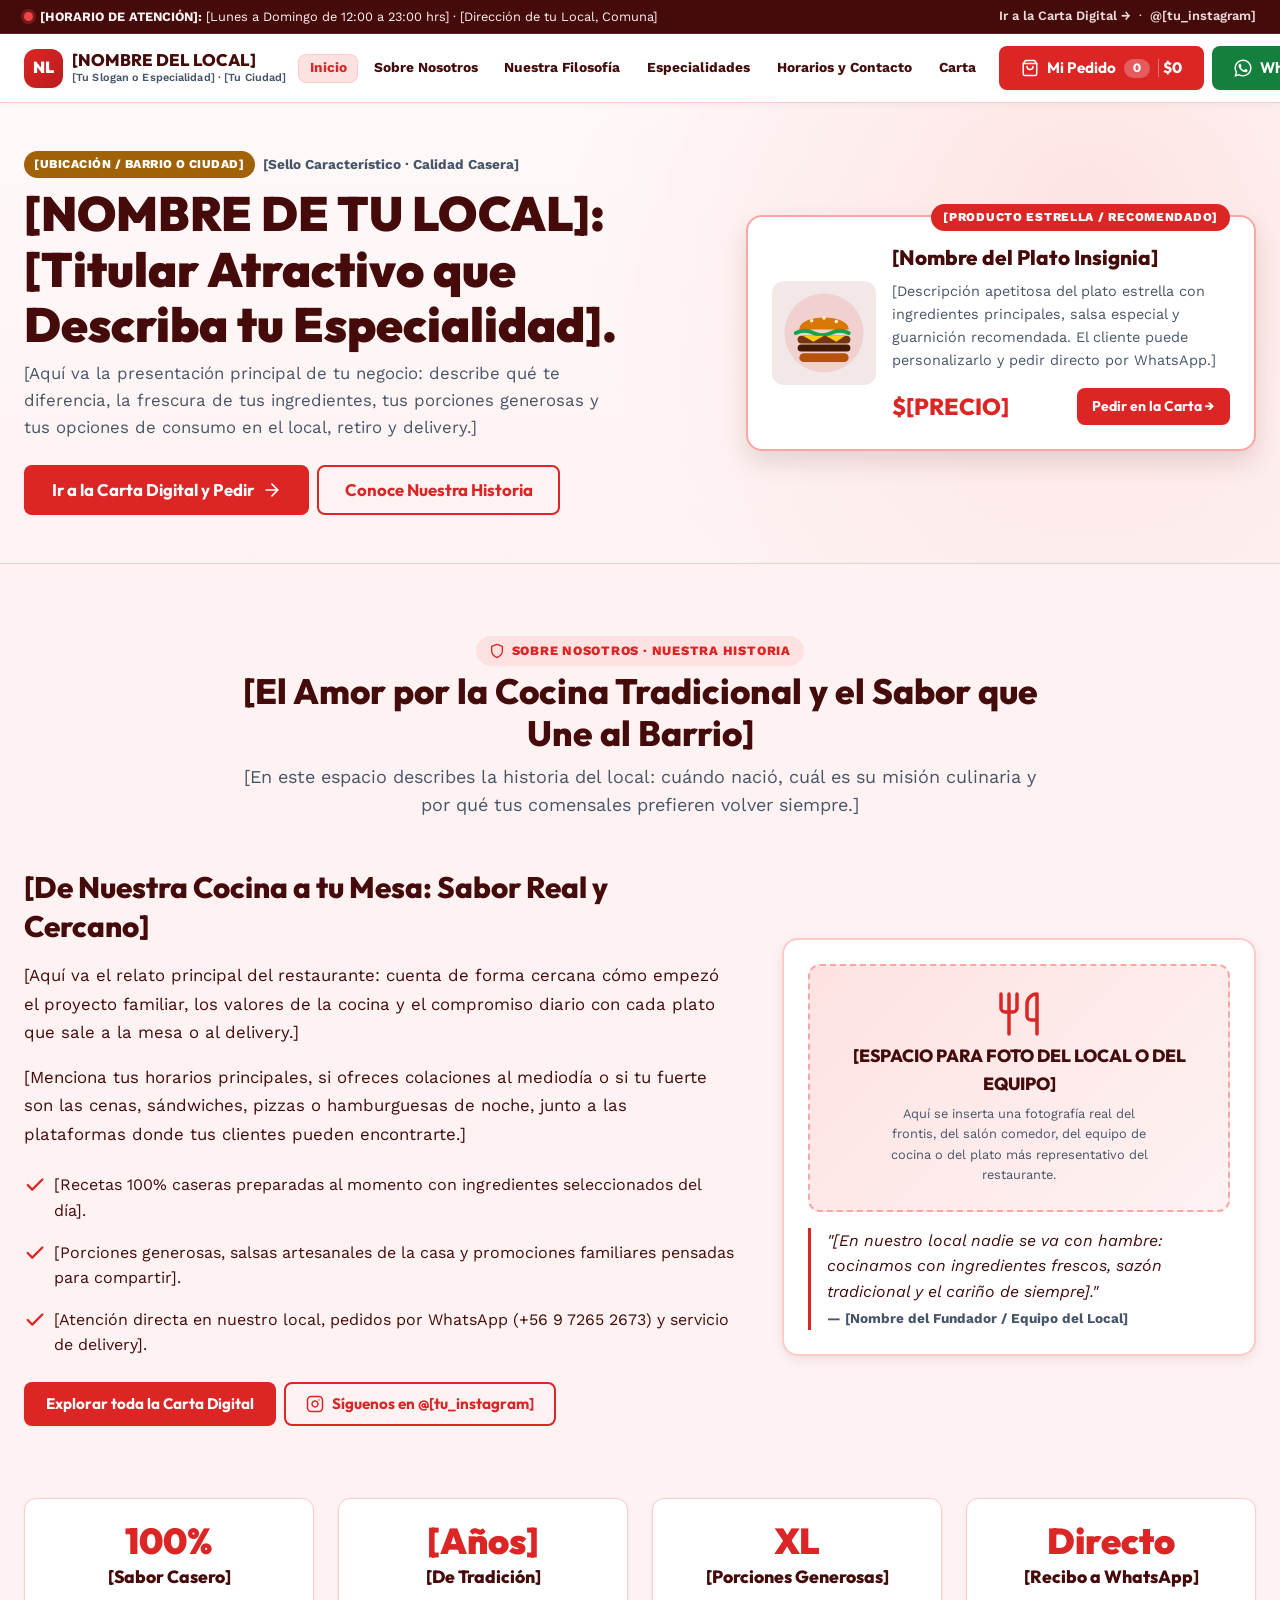
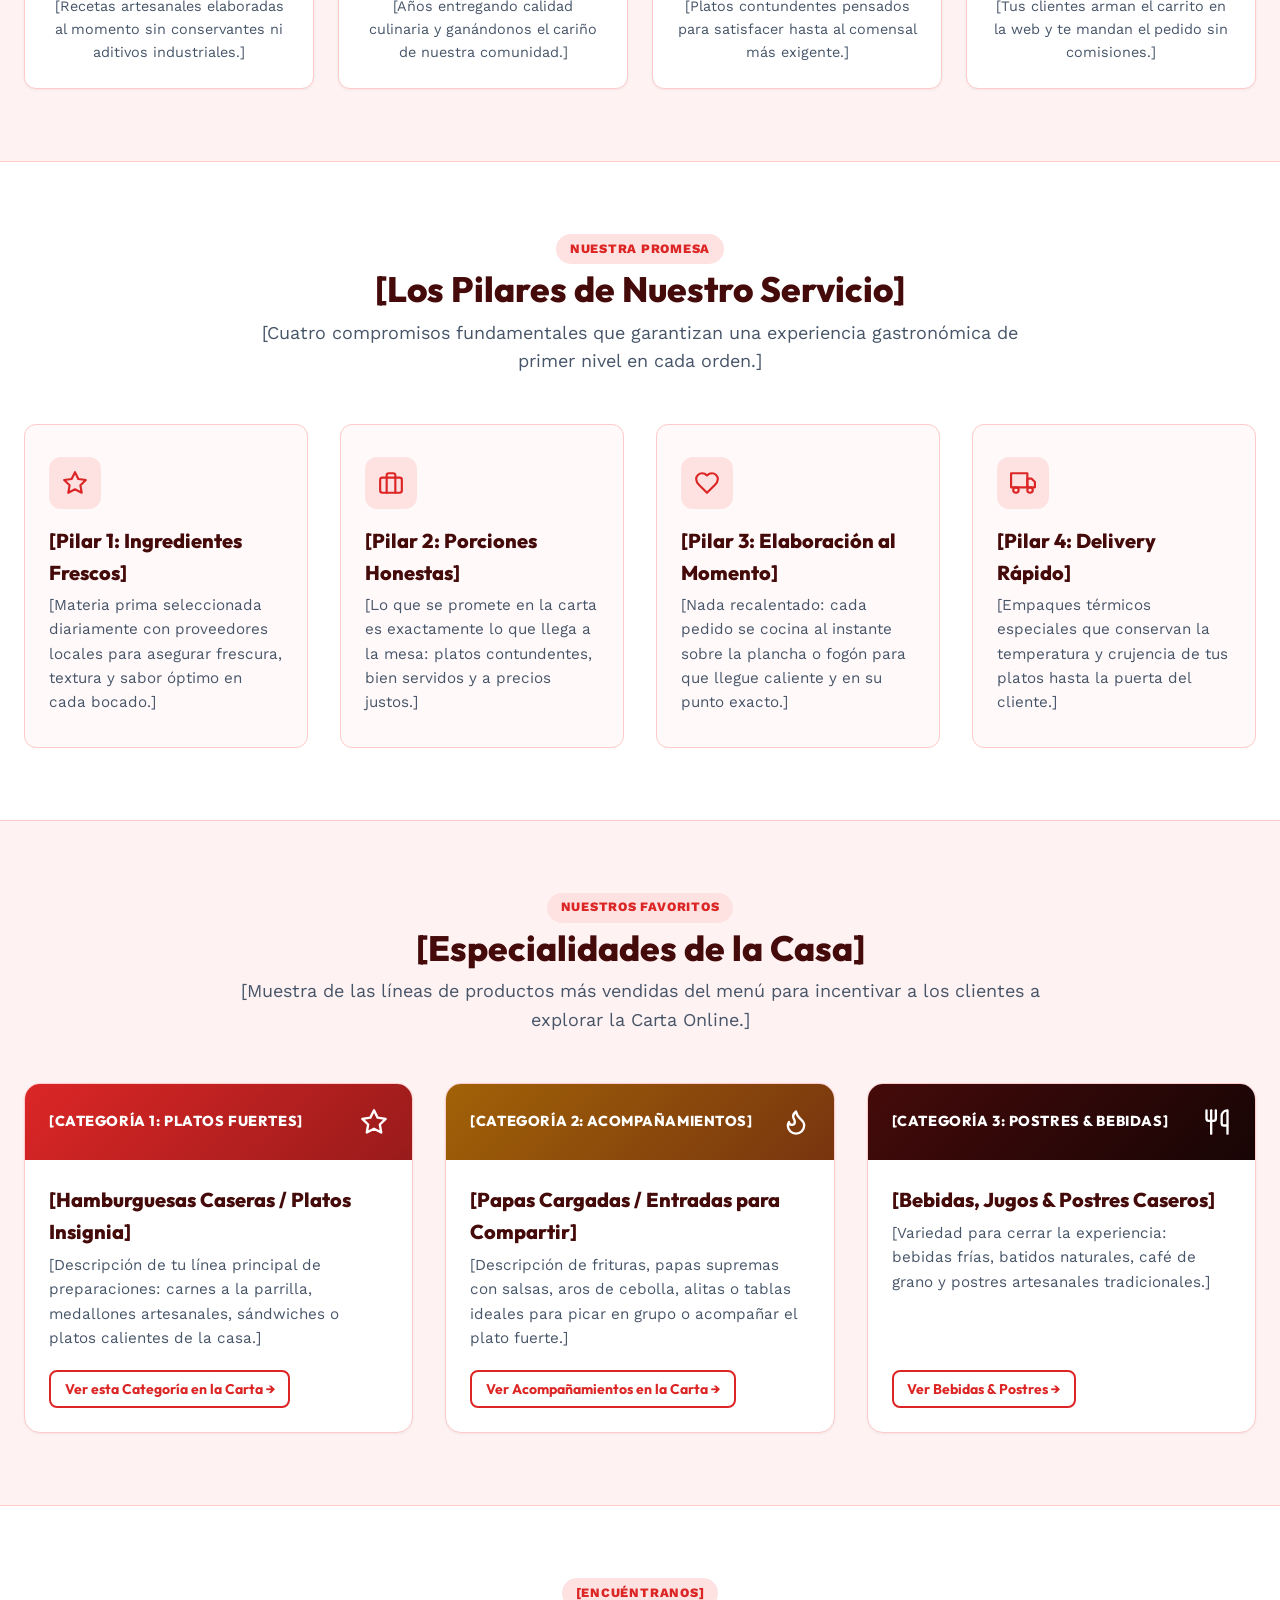
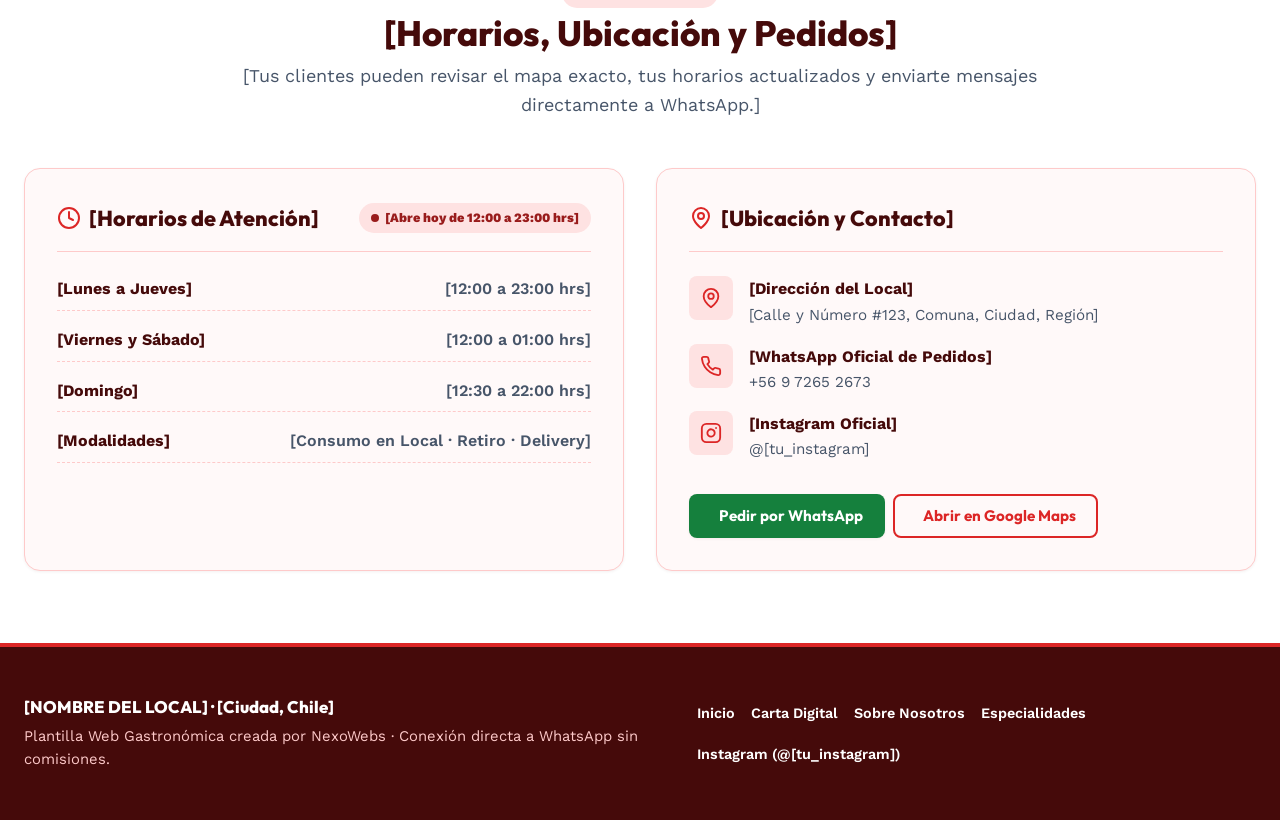
<file: index.html>
<!DOCTYPE html>
<html lang="es-CL" data-theme="light">
<head>
  <meta charset="UTF-8" />
  <meta name="viewport" content="width=device-width, initial-scale=1.0" />
  <title>[NOMBRE DE TU LOCAL] | Inicio &amp; Sobre Nosotros · NexoWebs Demo</title>
  <meta name="description" content="Plantilla web gastronómica profesional y adaptable para restaurantes, cafeterías y locales de comida rápida. Incluye Landing Page, Sobre Nosotros, Carta Digital y Pedidos a WhatsApp." />
  <link rel="preconnect" href="https://fonts.googleapis.com" />
  <link rel="preconnect" href="https://fonts.gstatic.com" crossorigin />
  <link href="https://fonts.googleapis.com/css2?family=Outfit:wght@400;500;600;700;800;900&amp;family=Work+Sans:wght@400;500;600;700&amp;display=swap" rel="stylesheet" />
  <link rel="stylesheet" href="css/styles.css?v=20261024l" />
</head>
<body>
  <!-- Accesibilidad: Saltar al contenido principal -->
  <a href="index.html" class="skip-link">Saltar al contenido principal</a>
  <!-- Barra Superior de Estado y Horario en Vivo (IDENTICA) -->
  <aside class="status-top-bar" aria-label="Aviso de atención y pedidos">
    <div class="container status-top-bar__inner">
      <div class="status-indicator-wrap">
        <span id="top-open-dot" class="status-dot-pulse" aria-hidden="true"></span>
        <span id="top-open-text"><strong>[HORARIO DE ATENCIÓN]:</strong> [Lunes a Domingo de 12:00 a 23:00 hrs] · [Dirección de tu Local, Comuna]</span>
      </div>
      <div class="status-top-bar__links">
        <a href="carta.html" class="top-social-link">Ir a la Carta Digital →</a>
        <span aria-hidden="true">·</span>
        <a href="https://instagram.com" target="_blank" rel="noopener noreferrer" class="top-social-link">
          @[tu_instagram]
        </a>
      </div>
    </div>
  </aside>
  <!-- ========================================================================
       ENCABEZADO / NAVBAR UNIFICADO (IDENTICO PARA TODAS LAS PAGINAS)
       ======================================================================== -->
  <header class="site-header">
    <div class="container navbar">
      <a href="index.html" class="brand-logo" aria-label="Inicio">
        <span class="brand-icon" aria-hidden="true">NL</span>
        <span class="brand-text">
          <span class="brand-name">[NOMBRE DEL LOCAL]</span>
          <span class="brand-tag">[Tu Slogan o Especialidad] · [Tu Ciudad]</span>
        </span>
      </a>
      <nav aria-label="Navegación principal" class="desktop-nav">
        <ul class="nav-links">
          <li><a href="index.html" class="nav-link" aria-current="page">Inicio</a></li>
          <li><a href="index.html#sobre-nosotros" class="nav-link">Sobre Nosotros</a></li>
          <li><a href="index.html#pilares" class="nav-link">Nuestra Filosofía</a></li>
          <li><a href="index.html#especialidades" class="nav-link">Especialidades</a></li>
          <li><a href="index.html#ubicacion-horarios" class="nav-link">Horarios y Contacto</a></li>
          <li><a href="carta.html" class="nav-link">Carta</a></li>
        </ul>
      </nav>
      <div class="nav-actions">
        <!-- Acceso al Carrito / Pedido con contador -->
        <button type="button" id="headerCartBtn" class="btn btn-primary header-cart-btn" aria-label="Abrir resumen de tu pedido">
          <svg viewBox="0 0 24 24" width="18" height="18" fill="none" stroke="currentColor" stroke-width="2" stroke-linecap="round" stroke-linejoin="round" aria-hidden="true">
            <path d="M6 2L3 6v14a2 2 0 0 0 2 2h14a2 2 0 0 0 2-2V6l-3-4Z" />
            <path d="M3 6h18" />
            <path d="M16 10a4 4 0 0 1-8 0" />
          </svg>
          <span>Mi Pedido</span>
          <span id="headerCartCount" class="badge-pill" aria-hidden="true">0</span>
          <span id="headerCartTotal" class="header-cart-btn__total" aria-hidden="true">$0</span>
        </button>
        <!-- Botón WhatsApp Directo -->
        <a
          href="https://wa.me/56972652673?text=Hola%20NexoWebs%2C%20quiero%20hacer%20un%20pedido%20de%20prueba"
          target="_blank"
          rel="noopener noreferrer"
          class="btn btn-whatsapp nav-wa-btn"
          aria-label="Hablar por WhatsApp con NexoWebs"
        >
          <svg viewBox="0 0 24 24" width="18" height="18" fill="currentColor" aria-hidden="true">
            <path d="M17.47 14.38c-.3-.15-1.75-.86-2.02-.96-.27-.1-.47-.15-.67.15-.2.3-.77.96-.94 1.16-.17.2-.35.22-.64.07-.3-.15-1.25-.46-2.38-1.47-.88-.79-1.47-1.76-1.65-2.06-.17-.3-.02-.46.13-.6.13-.14.3-.35.45-.52.15-.17.2-.3.3-.5.1-.2.05-.37-.03-.52-.07-.15-.67-1.61-.92-2.2-.24-.58-.49-.5-.67-.51h-.57c-.2 0-.52.07-.79.37-.27.3-1.04 1.02-1.04 2.48s1.07 2.88 1.21 3.08c.15.2 2.1 3.2 5.08 4.49.71.31 1.26.49 1.7.63.71.22 1.36.19 1.87.12.57-.09 1.75-.72 2-1.41.25-.69.25-1.29.17-1.41-.07-.12-.27-.2-.57-.35M12.05 21.5h-.01a9.4 9.4 0 0 1-4.8-1.31l-.34-.2-3.57.93.95-3.48-.22-.36a9.4 9.4 0 0 1-1.44-5.02c0-5.2 4.24-9.44 9.45-9.44a9.4 9.4 0 0 1 9.44 9.45c0 5.2-4.24 9.43-9.45 9.43m8.04-17.47A11.3 11.3 0 0 0 12.05.7C5.78.7.68 5.8.68 12.06c0 2 .52 3.96 1.52 5.68L.58 23.7l6.1-1.6a11.3 11.3 0 0 0 5.36 1.37h.01c6.26 0 11.36-5.1 11.37-11.37a11.3 11.3 0 0 0-3.33-8.04" />
          </svg>
          <span>WhatsApp</span>
        </a>
        <!-- Botón Menú Móvil -->
        <button
          type="button"
          id="menu-toggle"
          class="menu-toggle"
          aria-expanded="false"
          aria-controls="mobile-menu"
          aria-label="Abrir menú de navegación"
        >
          <svg width="24" height="24" viewBox="0 0 24 24" fill="none" stroke="currentColor" stroke-width="2" stroke-linecap="round" stroke-linejoin="round" aria-hidden="true">
            <line x1="3" y1="6" x2="21" y2="6"></line>
            <line x1="3" y1="12" x2="21" y2="12"></line>
            <line x1="3" y1="18" x2="21" y2="18"></line>
          </svg>
        </button>
      </div>
    </div>
    <!-- Menú Móvil Desplegable -->
    <div id="mobile-menu" class="mobile-menu">
      <ul>
        <li><a href="index.html">Inicio</a></li>
        <li><a href="index.html#sobre-nosotros">Sobre Nosotros</a></li>
        <li><a href="index.html#pilares">Nuestra Filosofía</a></li>
        <li><a href="index.html#especialidades">Especialidades</a></li>
        <li><a href="index.html#ubicacion-horarios">Horarios y Contacto</a></li>
        <li><a href="carta.html">Carta</a></li>
      </ul>
      <div class="mobile-menu-ctas">
        <a href="carta.html" class="btn btn-primary btn-block">
          Ver Carta Digital y Armar Pedido
        </a>
        <a
          href="https://wa.me/56972652673?text=Hola%20NexoWebs%2C%20quiero%20hacer%20un%20pedido%20de%20prueba"
          target="_blank"
          rel="noopener noreferrer"
          class="btn btn-whatsapp btn-block"
        >
          WhatsApp Directo (+56 9 7265 2673)
        </a>
      </div>
    </div>
  </header>
  <main>
    <!-- ======================================================================
         HERO PRINCIPAL / LANDING PAGE GENERAL (#inicio)
         ====================================================================== -->
    <section id="inicio" class="hero-strip" aria-labelledby="hero-heading">
      <div class="container hero-strip__grid">
        <div class="hero-strip__content">
          <div class="hero-strip__eyebrow">
            <span class="chip chip--highlight">[UBICACIÓN / BARRIO O CIUDAD]</span>
            <span class="hero-strip__steps">[Sello Característico · Calidad Casera]</span>
          </div>
          <h1 id="hero-heading" class="hero-strip__title">
            [NOMBRE DE TU LOCAL]: [Titular Atractivo que Describa tu Especialidad].
          </h1>
          <p class="hero-strip__subtitle">
            [Aquí va la presentación principal de tu negocio: describe qué te diferencia, la frescura de tus ingredientes, tus porciones generosas y tus opciones de consumo en el local, retiro y delivery.]
          </p>
          <div class="hero-strip__actions">
            <a href="carta.html" class="btn btn-primary btn-lg">
              <span>Ir a la Carta Digital y Pedir</span>
              <svg viewBox="0 0 24 24" width="20" height="20" fill="none" stroke="currentColor" stroke-width="2" stroke-linecap="round" stroke-linejoin="round" aria-hidden="true">
                <path d="M5 12h14M12 5l7 7-7 7" />
              </svg>
            </a>
            <a href="#sobre-nosotros" class="btn btn-secondary btn-lg">
              <span>Conoce Nuestra Historia</span>
            </a>
          </div>
        </div>
        <!-- Tarjeta Destacada con Acceso a la Carta -->
        <aside class="promo-spotlight" aria-label="Acceso rápido al producto destacado">
          <div class="promo-spotlight__badge">[PRODUCTO ESTRELLA / RECOMENDADO]</div>
          <div class="promo-spotlight__body">
            <div class="promo-spotlight__visual" aria-hidden="true">
              <svg viewBox="0 0 100 100" class="food-illustration" role="img" aria-hidden="true">
                <circle cx="50" cy="50" r="45" fill="currentColor" opacity="0.12" />
                <path d="M22 46 C22 28, 78 28, 78 46 Z" fill="#D97706" />
                <circle cx="36" cy="36" r="2" fill="#FEF3C7" />
                <circle cx="50" cy="33" r="2" fill="#FEF3C7" />
                <circle cx="64" cy="37" r="2" fill="#FEF3C7" />
                <path d="M18 50 Q28 45 38 50 T58 50 T78 50" stroke="#16A34A" stroke-width="4.5" fill="none" stroke-linecap="round" />
                <rect x="20" y="53" width="60" height="9" rx="4.5" fill="#78350F" />
                <polygon points="26,53 38,60 50,53" fill="#FACC15" />
                <polygon points="52,53 64,60 74,53" fill="#FACC15" />
                <rect x="20" y="63" width="60" height="8" rx="4" fill="#451A03" />
                <rect x="22" y="73" width="56" height="10" rx="5" fill="#B45309" />
              </svg>
            </div>
            <div class="promo-spotlight__info">
              <h2 class="promo-spotlight__title">[Nombre del Plato Insignia]</h2>
              <p class="promo-spotlight__desc">[Descripción apetitosa del plato estrella con ingredientes principales, salsa especial y guarnición recomendada. El cliente puede personalizarlo y pedir directo por WhatsApp.]</p>
              <div class="promo-spotlight__footer">
                <div class="price-block">
                  <span class="price-block__current">$[PRECIO]</span>
                </div>
                <a href="carta.html" class="btn btn-primary btn-sm">
                  Pedir en la Carta →
                </a>
              </div>
            </div>
          </div>
        </aside>
      </div>
    </section>
    <!-- ======================================================================
         SECCIÓN PRINCIPAL: SOBRE NOSOTROS (#sobre-nosotros)
         ====================================================================== -->
    <section id="sobre-nosotros" class="about-section" aria-labelledby="about-heading">
      <div class="container">
        <div class="about-header">
          <span class="section-badge">
            <svg width="16" height="16" viewBox="0 0 24 24" fill="none" stroke="currentColor" stroke-width="2" stroke-linecap="round" stroke-linejoin="round" aria-hidden="true">
              <path d="M12 22s8-4 8-10V5l-8-3-8 3v7c0 6 8 10 8 10z"></path>
            </svg>
            Sobre Nosotros · Nuestra Historia
          </span>
          <h2 id="about-heading" class="section-title">
            [El Amor por la Cocina Tradicional y el Sabor que Une al Barrio]
          </h2>
          <p class="section-subtitle">
            [En este espacio describes la historia del local: cuándo nació, cuál es su misión culinaria y por qué tus comensales prefieren volver siempre.]
          </p>
        </div>
        <!-- Historia + Tarjeta Visual Personalizable -->
        <div class="about-story-grid">
          <div class="story-content">
            <h3>[De Nuestra Cocina a tu Mesa: Sabor Real y Cercano]</h3>
            <p>
              [Aquí va el relato principal del restaurante: cuenta de forma cercana cómo empezó el proyecto familiar, los valores de la cocina y el compromiso diario con cada plato que sale a la mesa o al delivery.]
            </p>
            <p>
              [Menciona tus horarios principales, si ofreces colaciones al mediodía o si tu fuerte son las cenas, sándwiches, pizzas o hamburguesas de noche, junto a las plataformas donde tus clientes pueden encontrarte.]
            </p>
            <ul class="story-highlights">
              <li>
                <svg viewBox="0 0 24 24" fill="none" stroke="currentColor" stroke-width="2.5" stroke-linecap="round" stroke-linejoin="round" aria-hidden="true">
                  <polyline points="20 6 9 17 4 12"></polyline>
                </svg>
                <span>[Recetas 100% caseras preparadas al momento con ingredientes seleccionados del día].</span>
              </li>
              <li>
                <svg viewBox="0 0 24 24" fill="none" stroke="currentColor" stroke-width="2.5" stroke-linecap="round" stroke-linejoin="round" aria-hidden="true">
                  <polyline points="20 6 9 17 4 12"></polyline>
                </svg>
                <span>[Porciones generosas, salsas artesanales de la casa y promociones familiares pensadas para compartir].</span>
              </li>
              <li>
                <svg viewBox="0 0 24 24" fill="none" stroke="currentColor" stroke-width="2.5" stroke-linecap="round" stroke-linejoin="round" aria-hidden="true">
                  <polyline points="20 6 9 17 4 12"></polyline>
                </svg>
                <span>[Atención directa en nuestro local, pedidos por WhatsApp (+56 9 7265 2673) y servicio de delivery].</span>
              </li>
            </ul>
            <div class="cta-group">
              <a href="carta.html" class="btn btn-primary">
                <span>Explorar toda la Carta Digital</span>
              </a>
              <a
                href="https://instagram.com"
                target="_blank"
                rel="noopener noreferrer"
                class="btn btn-secondary"
              >
                <svg viewBox="0 0 24 24" width="18" height="18" fill="none" stroke="currentColor" stroke-width="2" stroke-linecap="round" stroke-linejoin="round" aria-hidden="true">
                  <rect width="20" height="20" x="2" y="2" rx="5" ry="5"></rect>
                  <path d="M16 11.37A4 4 0 1 1 12.63 8 4 4 0 0 1 16 11.37z"></path>
                  <line x1="17.5" x2="17.51" y1="6.5" y2="6.5"></line>
                </svg>
                <span>Síguenos en @[tu_instagram]</span>
              </a>
            </div>
          </div>
          <!-- Bloque Visual de Identidad Local -->
          <aside class="story-showcase-card" aria-label="Espacio visual del negocio">
            <div class="showcase-image-placeholder">
              <svg viewBox="0 0 24 24" fill="none" stroke="currentColor" stroke-width="1.75" stroke-linecap="round" stroke-linejoin="round" aria-hidden="true">
                <path d="M3 2v7c0 1.1.9 2 2 2h4a2 2 0 0 0 2-2V2"></path>
                <path d="M7 2v20"></path>
                <path d="M21 15V2v0a5 5 0 0 0-5 5v6c0 1.1.9 2 2 2h3Zm0 0v7"></path>
              </svg>
              <span>[ESPACIO PARA FOTO DEL LOCAL O DEL EQUIPO]</span>
              <small>
                Aquí se inserta una fotografía real del frontis, del salón comedor, del equipo de cocina o del plato más representativo del restaurante.
              </small>
            </div>
            <blockquote class="showcase-quote">
              "[En nuestro local nadie se va con hambre: cocinamos con ingredientes frescos, sazón tradicional y el cariño de siempre]."
              <cite>— [Nombre del Fundador / Equipo del Local]</cite>
            </blockquote>
          </aside>
        </div>
        <!-- Cifras / Hitos del Negocio -->
        <div class="stats-grid" aria-label="Cifras destacadas del negocio">
          <article class="stat-card">
            <span class="stat-number">100%</span>
            <h3 class="stat-label">[Sabor Casero]</h3>
            <p class="stat-desc">[Recetas artesanales elaboradas al momento sin conservantes ni aditivos industriales.]</p>
          </article>
          <article class="stat-card">
            <span class="stat-number">[Años]</span>
            <h3 class="stat-label">[De Tradición]</h3>
            <p class="stat-desc">[Años entregando calidad culinaria y ganándonos el cariño de nuestra comunidad.]</p>
          </article>
          <article class="stat-card">
            <span class="stat-number">XL</span>
            <h3 class="stat-label">[Porciones Generosas]</h3>
            <p class="stat-desc">[Platos contundentes pensados para satisfacer hasta al comensal más exigente.]</p>
          </article>
          <article class="stat-card">
            <span class="stat-number">Directo</span>
            <h3 class="stat-label">[Recibo a WhatsApp]</h3>
            <p class="stat-desc">[Tus clientes arman el carrito en la web y te mandan el pedido sin comisiones.]</p>
          </article>
        </div>
      </div>
    </section>
    <!-- ======================================================================
         NUESTRA FILOSOFÍA / PILARES (#pilares)
         ====================================================================== -->
    <section id="pilares" class="pillars-section" aria-labelledby="pillars-heading">
      <div class="container">
        <div class="about-header">
          <span class="section-badge">Nuestra Promesa</span>
          <h2 id="pillars-heading" class="section-title">[Los Pilares de Nuestro Servicio]</h2>
          <p class="section-subtitle">
            [Cuatro compromisos fundamentales que garantizan una experiencia gastronómica de primer nivel en cada orden.]
          </p>
        </div>
        <div class="pillars-grid">
          <article class="pillar-card">
            <div class="pillar-icon" aria-hidden="true">
              <svg viewBox="0 0 24 24" fill="none" stroke="currentColor" stroke-width="2" stroke-linecap="round" stroke-linejoin="round">
                <path d="M12 2l3.09 6.26L22 9.27l-5 4.87 1.18 6.88L12 17.77l-6.18 3.25L7 14.14 2 9.27l6.91-1.01L12 2z"></path>
              </svg>
            </div>
            <h3>[Pilar 1: Ingredientes Frescos]</h3>
            <p>
              [Materia prima seleccionada diariamente con proveedores locales para asegurar frescura, textura y sabor óptimo en cada bocado.]
            </p>
          </article>
          <article class="pillar-card">
            <div class="pillar-icon" aria-hidden="true">
              <svg viewBox="0 0 24 24" fill="none" stroke="currentColor" stroke-width="2" stroke-linecap="round" stroke-linejoin="round">
                <rect x="2" y="7" width="20" height="14" rx="2" ry="2"></rect>
                <path d="M16 21V5a2 2 0 0 0-2-2h-4a2 2 0 0 0-2 2v16"></path>
              </svg>
            </div>
            <h3>[Pilar 2: Porciones Honestas]</h3>
            <p>
              [Lo que se promete en la carta es exactamente lo que llega a la mesa: platos contundentes, bien servidos y a precios justos.]
            </p>
          </article>
          <article class="pillar-card">
            <div class="pillar-icon" aria-hidden="true">
              <svg viewBox="0 0 24 24" fill="none" stroke="currentColor" stroke-width="2" stroke-linecap="round" stroke-linejoin="round">
                <path d="M19 14c1.49-1.46 3-3.21 3-5.5A5.5 5.5 0 0 0 16.5 3c-1.76 0-3 .5-4.5 2-1.5-1.5-2.74-2-4.5-2A5.5 5.5 0 0 0 2 8.5c0 2.3 1.5 4.05 3 5.5l7 7Z"></path>
              </svg>
            </div>
            <h3>[Pilar 3: Elaboración al Momento]</h3>
            <p>
              [Nada recalentado: cada pedido se cocina al instante sobre la plancha o fogón para que llegue caliente y en su punto exacto.]
            </p>
          </article>
          <article class="pillar-card">
            <div class="pillar-icon" aria-hidden="true">
              <svg viewBox="0 0 24 24" fill="none" stroke="currentColor" stroke-width="2" stroke-linecap="round" stroke-linejoin="round">
                <rect x="1" y="3" width="15" height="13"></rect>
                <polygon points="16 8 20 8 23 11 23 16 16 16 16 8"></polygon>
                <circle cx="5.5" cy="18.5" r="2.5"></circle>
                <circle cx="18.5" cy="18.5" r="2.5"></circle>
              </svg>
            </div>
            <h3>[Pilar 4: Delivery Rápido]</h3>
            <p>
              [Empaques térmicos especiales que conservan la temperatura y crujencia de tus platos hasta la puerta del cliente.]
            </p>
          </article>
        </div>
      </div>
    </section>
    <!-- ======================================================================
         SELLOS DE LA CASA / ESPECIALIDADES (#especialidades)
         ====================================================================== -->
    <section id="especialidades" class="specialties-section" aria-labelledby="specialties-heading">
      <div class="container">
        <div class="about-header">
          <span class="section-badge">Nuestros Favoritos</span>
          <h2 id="specialties-heading" class="section-title">[Especialidades de la Casa]</h2>
          <p class="section-subtitle">
            [Muestra de las líneas de productos más vendidas del menú para incentivar a los clientes a explorar la Carta Online.]
          </p>
        </div>
        <div class="specialties-grid">
          <!-- Especialidad 1 -->
          <article class="specialty-card">
            <div class="specialty-banner">
              <span class="specialty-tag">[CATEGORÍA 1: PLATOS FUERTES]</span>
              <svg width="28" height="28" viewBox="0 0 24 24" fill="none" stroke="currentColor" stroke-width="2" stroke-linecap="round" stroke-linejoin="round" aria-hidden="true">
                <polygon points="12 2 15.09 8.26 22 9.27 17 14.14 18.18 21.02 12 17.77 5.82 21.02 7 14.14 2 9.27 8.91 8.26 12 2"></polygon>
              </svg>
            </div>
            <div class="specialty-body">
              <div>
                <h3>[Hamburguesas Caseras / Platos Insignia]</h3>
                <p>
                  [Descripción de tu línea principal de preparaciones: carnes a la parrilla, medallones artesanales, sándwiches o platos calientes de la casa.]
                </p>
              </div>
              <div class="specialty-action">
                <a href="carta.html?cat=burgers" class="btn btn-secondary btn-sm">
                  Ver esta Categoría en la Carta →
                </a>
              </div>
            </div>
          </article>
          <!-- Especialidad 2 -->
          <article class="specialty-card">
            <div class="specialty-banner gold">
              <span class="specialty-tag">[CATEGORÍA 2: ACOMPAÑAMIENTOS]</span>
              <svg width="28" height="28" viewBox="0 0 24 24" fill="none" stroke="currentColor" stroke-width="2" stroke-linecap="round" stroke-linejoin="round" aria-hidden="true">
                <path d="M8.5 14.5A2.5 2.5 0 0 0 11 12c0-1.38-.5-2-1-3-1.072-2.143-.224-4.054 2-6 .5 2.5 2 4.9 4 6.5 2 1.6 3 3.5 3 5.5a7 7 0 1 1-14 0c0-1.153.433-2.294 1-3a2.5 2.5 0 0 0 2.5 2.5z"></path>
              </svg>
            </div>
            <div class="specialty-body">
              <div>
                <h3>[Papas Cargadas / Entradas para Compartir]</h3>
                <p>
                  [Descripción de frituras, papas supremas con salsas, aros de cebolla, alitas o tablas ideales para picar en grupo o acompañar el plato fuerte.]
                </p>
              </div>
              <div class="specialty-action">
                <a href="carta.html?cat=papas" class="btn btn-secondary btn-sm">
                  Ver Acompañamientos en la Carta →
                </a>
              </div>
            </div>
          </article>
          <!-- Especialidad 3 -->
          <article class="specialty-card">
            <div class="specialty-banner dark">
              <span class="specialty-tag">[CATEGORÍA 3: POSTRES &amp; BEBIDAS]</span>
              <svg width="28" height="28" viewBox="0 0 24 24" fill="none" stroke="currentColor" stroke-width="2" stroke-linecap="round" stroke-linejoin="round" aria-hidden="true">
                <path d="M3 2v7c0 1.1.9 2 2 2h4a2 2 0 0 0 2-2V2"></path>
                <path d="M7 2v20"></path>
                <path d="M21 15V2v0a5 5 0 0 0-5 5v6c0 1.1.9 2 2 2h3Zm0 0v7"></path>
              </svg>
            </div>
            <div class="specialty-body">
              <div>
                <h3>[Bebidas, Jugos &amp; Postres Caseros]</h3>
                <p>
                  [Variedad para cerrar la experiencia: bebidas frías, batidos naturales, café de grano y postres artesanales tradicionales.]
                </p>
              </div>
              <div class="specialty-action">
                <a href="carta.html?cat=clasicos" class="btn btn-secondary btn-sm">
                  Ver Bebidas &amp; Postres →
                </a>
              </div>
            </div>
          </article>
        </div>
      </div>
    </section>
    <!-- ======================================================================
         UBICACIÓN, HORARIOS Y CONTACTO (#ubicacion-horarios)
         ====================================================================== -->
    <section id="ubicacion-horarios" class="info-section" aria-labelledby="info-heading">
      <div class="container">
        <div class="about-header">
          <span class="section-badge">[ENCUÉNTRANOS]</span>
          <h2 id="info-heading" class="section-title">[Horarios, Ubicación y Pedidos]</h2>
          <p class="section-subtitle">
            [Tus clientes pueden revisar el mapa exacto, tus horarios actualizados y enviarte mensajes directamente a WhatsApp.]
          </p>
        </div>
        <div class="info-grid">
          <!-- Caja 1: Horarios de Atención -->
          <div class="info-box">
            <div class="info-box-header">
              <h3 class="info-box-title">
                <svg viewBox="0 0 24 24" fill="none" stroke="currentColor" stroke-width="2" stroke-linecap="round" stroke-linejoin="round" aria-hidden="true">
                  <circle cx="12" cy="12" r="10"></circle>
                  <polyline points="12 6 12 12 16 14"></polyline>
                </svg>
                <span>[Horarios de Atención]</span>
              </h3>
              <span id="open-status" class="status-pill" aria-live="polite">
                <span class="status-dot" aria-hidden="true"></span>
                <span id="open-status-text">[Abierto Ahora]</span>
              </span>
            </div>
            <ul class="hours-list">
              <li class="hours-item">
                <span class="hours-day">[Lunes a Jueves]</span>
                <span class="hours-time">[12:00 a 23:00 hrs]</span>
              </li>
              <li class="hours-item">
                <span class="hours-day">[Viernes y Sábado]</span>
                <span class="hours-time">[12:00 a 01:00 hrs]</span>
              </li>
              <li class="hours-item">
                <span class="hours-day">[Domingo]</span>
                <span class="hours-time">[12:30 a 22:00 hrs]</span>
              </li>
              <li class="hours-item">
                <span class="hours-day">[Modalidades]</span>
                <span class="hours-time">[Consumo en Local · Retiro · Delivery]</span>
              </li>
            </ul>
          </div>
          <!-- Caja 2: Ubicación y Contacto Directo -->
          <div class="info-box">
            <div class="info-box-header">
              <h3 class="info-box-title">
                <svg viewBox="0 0 24 24" fill="none" stroke="currentColor" stroke-width="2" stroke-linecap="round" stroke-linejoin="round" aria-hidden="true">
                  <path d="M20 10c0 6-8 12-8 12s-8-6-8-12a8 8 0 0 1 16 0Z"></path>
                  <circle cx="12" cy="10" r="3"></circle>
                </svg>
                <span>[Ubicación y Contacto]</span>
              </h3>
            </div>
            <ul class="contact-list">
              <li class="contact-item">
                <div class="contact-icon" aria-hidden="true">
                  <svg viewBox="0 0 24 24" fill="none" stroke="currentColor" stroke-width="2" stroke-linecap="round" stroke-linejoin="round">
                    <path d="M20 10c0 6-8 12-8 12s-8-6-8-12a8 8 0 0 1 16 0Z"></path>
                    <circle cx="12" cy="10" r="3"></circle>
                  </svg>
                </div>
                <div class="contact-details">
                  <strong>[Dirección del Local]</strong>
                  <span>[Calle y Número #123, Comuna, Ciudad, Región]</span>
                </div>
              </li>
              <li class="contact-item">
                <div class="contact-icon" aria-hidden="true">
                  <svg viewBox="0 0 24 24" fill="none" stroke="currentColor" stroke-width="2" stroke-linecap="round" stroke-linejoin="round">
                    <path d="M22 16.92v3a2 2 0 0 1-2.18 2 19.79 19.79 0 0 1-8.63-3.07 19.5 19.5 0 0 1-6-6 19.79 19.79 0 0 1-3.07-8.67A2 2 0 0 1 4.11 2h3a2 2 0 0 1 2 1.72 12.84 12.84 0 0 0 .7 2.81 2 2 0 0 1-.45 2.11L8.09 9.91a16 16 0 0 0 6 6l1.27-1.27a2 2 0 0 1 2.11-.45 12.84 12.84 0 0 0 2.81.7A2 2 0 0 1 22 16.92z"></path>
                  </svg>
                </div>
                <div class="contact-details">
                  <strong>[WhatsApp Oficial de Pedidos]</strong>
                  <span>
                    <a href="https://wa.me/56972652673" target="_blank" rel="noopener noreferrer">+56 9 7265 2673</a>
                  </span>
                </div>
              </li>
              <li class="contact-item">
                <div class="contact-icon" aria-hidden="true">
                  <svg viewBox="0 0 24 24" fill="none" stroke="currentColor" stroke-width="2" stroke-linecap="round" stroke-linejoin="round">
                    <rect width="20" height="20" x="2" y="2" rx="5" ry="5"></rect>
                    <path d="M16 11.37A4 4 0 1 1 12.63 8 4 4 0 0 1 16 11.37z"></path>
                    <line x1="17.5" x2="17.51" y1="6.5" y2="6.5"></line>
                  </svg>
                </div>
                <div class="contact-details">
                  <strong>[Instagram Oficial]</strong>
                  <a href="https://instagram.com" target="_blank" rel="noopener noreferrer">
                    @[tu_instagram]
                  </a>
                </div>
              </li>
            </ul>
            <div class="cta-group">
              <a
                href="https://wa.me/56972652673?text=Hola%20NexoWebs%2C%20quiero%20hacer%20un%20pedido%20de%20prueba"
                target="_blank"
                rel="noopener noreferrer"
                class="btn btn-whatsapp"
              >
                <svg viewBox="0 0 24 24" fill="none" stroke="currentColor" stroke-width="2" stroke-linecap="round" stroke-linejoin="round" aria-hidden="true">
                  <path d="M22 16.92v3a2 2 0 0 1-2.18 2 19.79 19.79 0 0 1-8.63-3.07 19.5 19.5 0 0 1-6-6 19.79 19.79 0 0 1-3.07-8.67A2 2 0 0 1 4.11 2h3a2 2 0 0 1 2 1.72 12.84 12.84 0 0 0 .7 2.81 2 2 0 0 1-.45 2.11L8.09 9.91a16 16 0 0 0 6 6l1.27-1.27a2 2 0 0 1 2.11-.45 12.84 12.84 0 0 0 2.81.7A2 2 0 0 1 22 16.92z"></path>
                </svg>
                <span>Pedir por WhatsApp</span>
              </a>
              <a
                href="https://maps.google.com"
                target="_blank"
                rel="noopener noreferrer"
                class="btn btn-secondary"
              >
                <svg viewBox="0 0 24 24" fill="none" stroke="currentColor" stroke-width="2" stroke-linecap="round" stroke-linejoin="round" aria-hidden="true">
                  <polygon points="3 6 9 3 15 6 21 3 21 18 15 21 9 18 3 21"></polygon>
                  <line x1="9" y1="3" x2="9" y2="18"></line>
                  <line x1="15" y1="6" x2="15" y2="21"></line>
                </svg>
                <span>Abrir en Google Maps</span>
              </a>
            </div>
          </div>
        </div>
      </div>
    </section>
  </main>
  <!-- ========================================================================
       PIE DE PÁGINA (FOOTER)
       ======================================================================== -->
  <footer class="site-footer">
    <div class="container footer-inner">
      <div>
        <strong class="brand-name" style="color: #FFFFFF;">[NOMBRE DEL LOCAL] · [Ciudad, Chile]</strong>
        <p class="footer-copy">
          Plantilla Web Gastronómica creada por NexoWebs · Conexión directa a WhatsApp sin comisiones.
        </p>
      </div>
      <ul class="footer-links">
        <li><a href="index.html">Inicio</a></li>
        <li><a href="carta.html">Carta Digital</a></li>
        <li><a href="#sobre-nosotros">Sobre Nosotros</a></li>
        <li><a href="#especialidades">Especialidades</a></li>
        <li>
          <a href="https://instagram.com" target="_blank" rel="noopener noreferrer">
            Instagram (@[tu_instagram])
          </a>
        </li>
      </ul>
    </div>
  </footer>
  <script src="js/main.js?v=20261024m"></script>
</body>
</html>
</file>
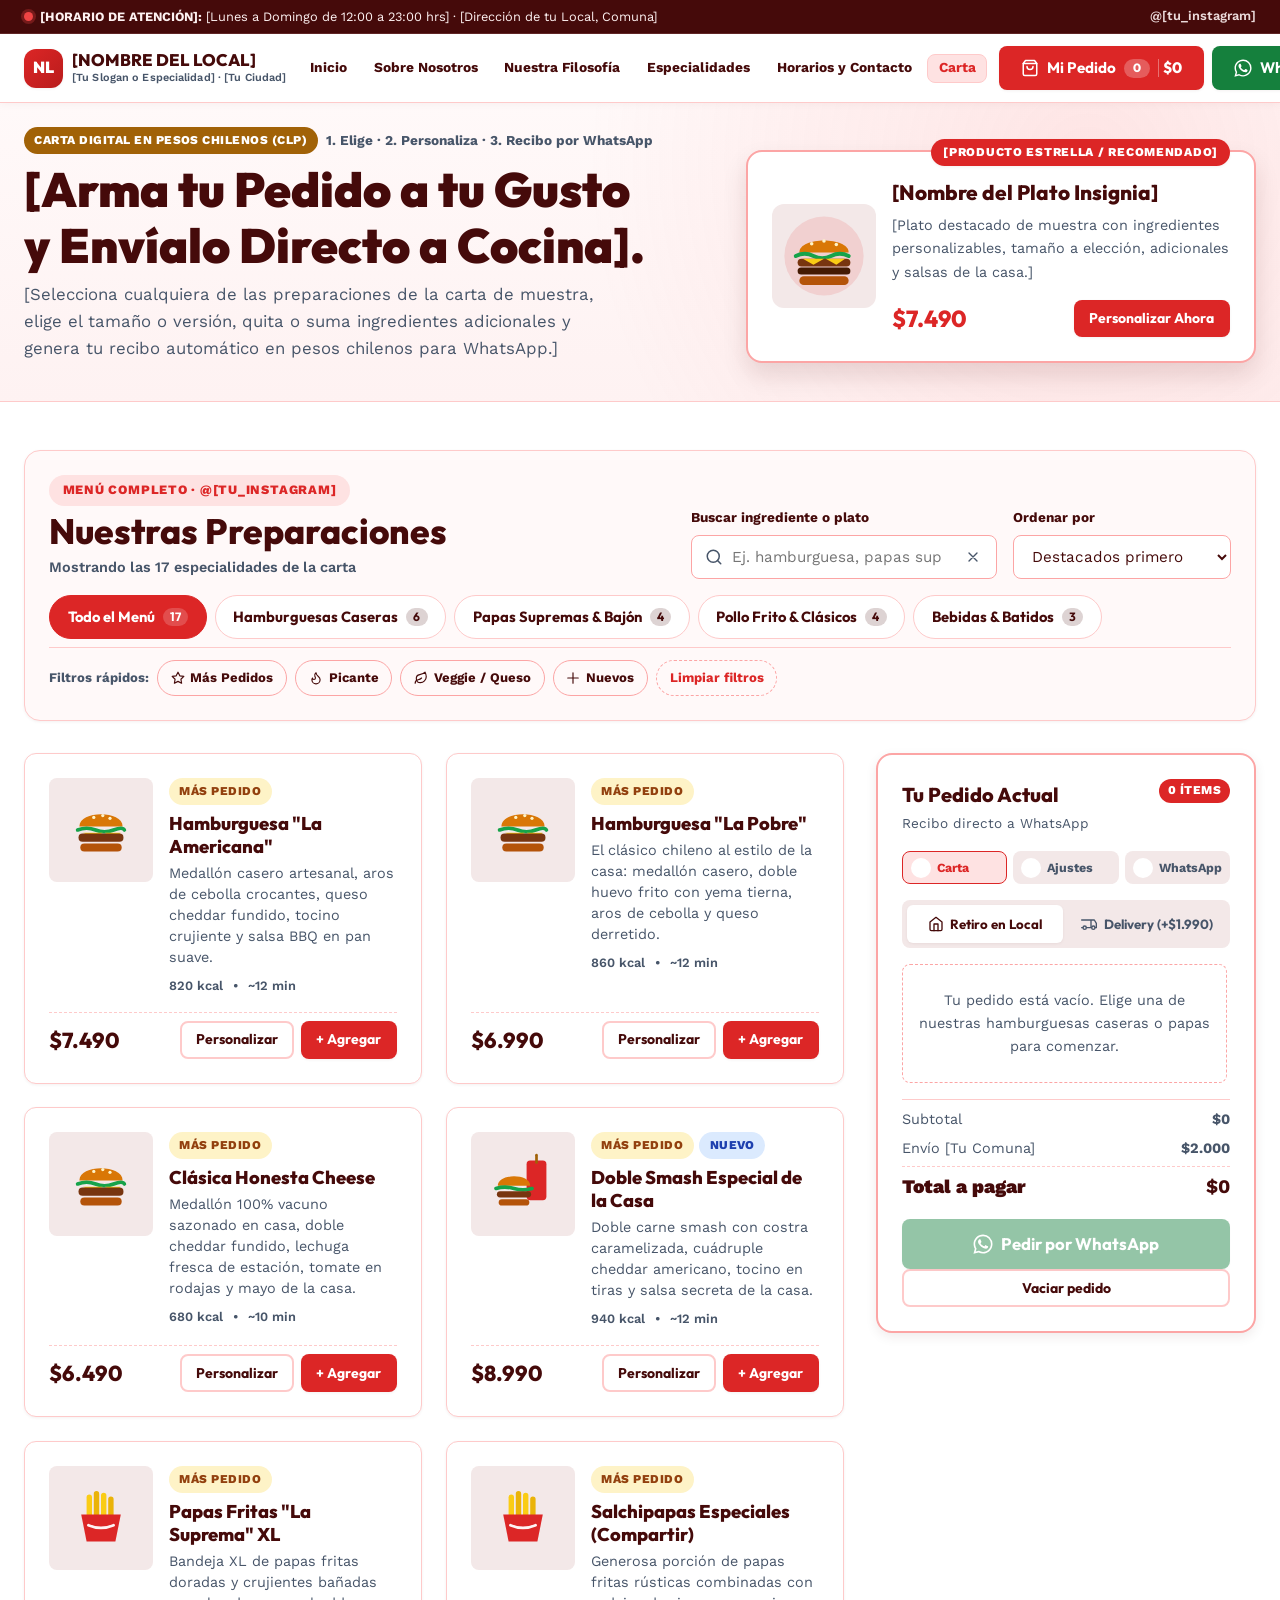
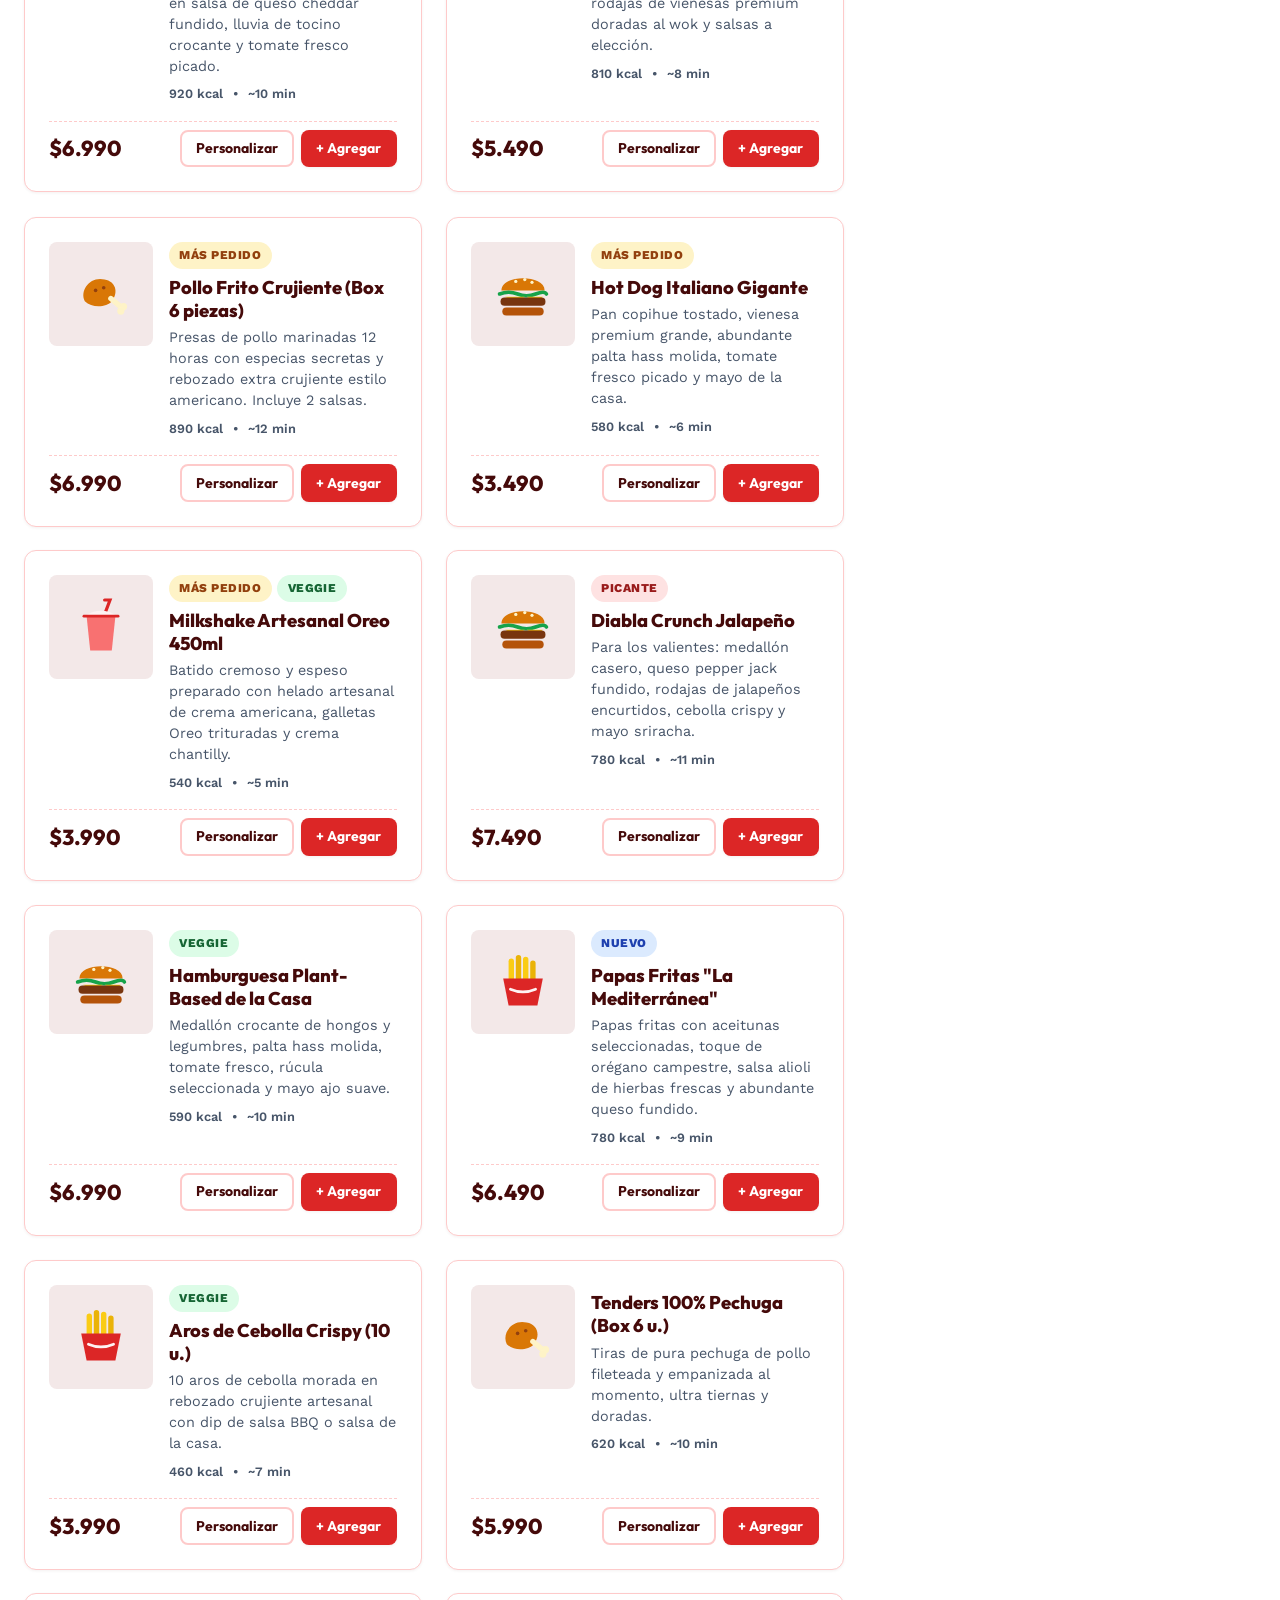
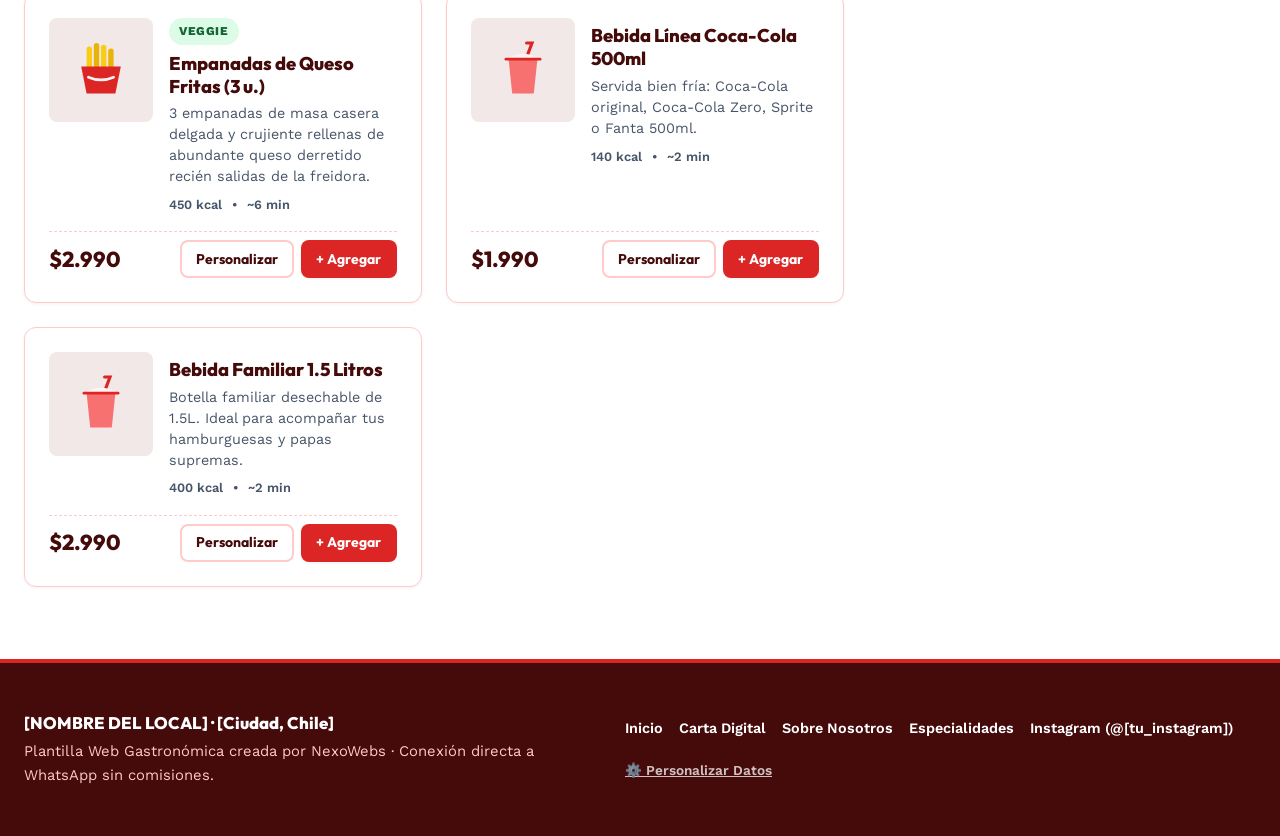
<file: carta.html>
<!DOCTYPE html>
<html lang="es-CL" data-theme="light">
<head>
  <meta charset="UTF-8" />
  <meta name="viewport" content="width=device-width, initial-scale=1.0" />
  <title>Carta Digital &amp; Pedidos | [NOMBRE DE TU LOCAL]</title>
  <meta name="description" content="Carta digital interactiva y adaptable para cualquier restaurante o local de comida. Personaliza platos, selecciona adicionales y envía la comanda en pesos chilenos directamente a WhatsApp." />
  <link rel="preconnect" href="https://fonts.googleapis.com" />
  <link rel="preconnect" href="https://fonts.gstatic.com" crossorigin />
  <link href="https://fonts.googleapis.com/css2?family=Outfit:wght@400;500;600;700;800;900&amp;family=Work+Sans:wght@400;500;600;700&amp;display=swap" rel="stylesheet" />
  <link rel="stylesheet" href="css/styles.css?v=20261024l" />
</head>
<body>
  <!-- Accesibilidad: Saltar directamente al menú -->
  <a href="#menu-pedidos" class="skip-link">Saltar directamente a la carta</a>
  <!-- Barra Superior de Estado y Horario en Vivo (IDENTICA) -->
  <aside class="status-top-bar" aria-label="Aviso de atención y pedidos">
    <div class="container status-top-bar__inner">
      <div class="status-indicator-wrap">
        <span id="top-open-dot" class="status-dot-pulse" aria-hidden="true"></span>
        <span id="top-open-text"><strong>[HORARIO DE ATENCIÓN]:</strong> [Lunes a Domingo de 12:00 a 23:00 hrs] · [Dirección de tu Local, Comuna]</span>
      </div>
      <div class="status-top-bar__links">
        <a href="https://instagram.com" target="_blank" rel="noopener noreferrer" class="top-social-link">
          @[tu_instagram]
        </a>
      </div>
    </div>
  </aside>
  <!-- ========================================================================
       ENCABEZADO / NAVBAR UNIFICADO (IDENTICO PARA TODAS LAS PAGINAS)
       ======================================================================== -->
  <header class="site-header">
    <div class="container navbar">
      <a href="index.html" class="brand-logo" aria-label="Inicio">
        <span class="brand-icon" aria-hidden="true">NL</span>
        <span class="brand-text">
          <span class="brand-name">[NOMBRE DEL LOCAL]</span>
          <span class="brand-tag">[Tu Slogan o Especialidad] · [Tu Ciudad]</span>
        </span>
      </a>
      <nav aria-label="Navegación principal" class="desktop-nav">
        <ul class="nav-links">
          <li><a href="index.html" class="nav-link">Inicio</a></li>
          <li><a href="index.html#sobre-nosotros" class="nav-link">Sobre Nosotros</a></li>
          <li><a href="index.html#pilares" class="nav-link">Nuestra Filosofía</a></li>
          <li><a href="index.html#especialidades" class="nav-link">Especialidades</a></li>
          <li><a href="index.html#ubicacion-horarios" class="nav-link">Horarios y Contacto</a></li>
          <li><a href="carta.html" class="nav-link" aria-current="page">Carta</a></li>
        </ul>
      </nav>
      <div class="nav-actions">
        <!-- Acceso al Carrito / Pedido con contador -->
        <button type="button" id="headerCartBtn" class="btn btn-primary header-cart-btn" aria-label="Abrir resumen de tu pedido">
          <svg viewBox="0 0 24 24" width="18" height="18" fill="none" stroke="currentColor" stroke-width="2" stroke-linecap="round" stroke-linejoin="round" aria-hidden="true">
            <path d="M6 2L3 6v14a2 2 0 0 0 2 2h14a2 2 0 0 0 2-2V6l-3-4Z" />
            <path d="M3 6h18" />
            <path d="M16 10a4 4 0 0 1-8 0" />
          </svg>
          <span>Mi Pedido</span>
          <span id="headerCartCount" class="badge-pill" aria-hidden="true">0</span>
          <span id="headerCartTotal" class="header-cart-btn__total" aria-hidden="true">$0</span>
        </button>
        <!-- Botón WhatsApp Directo -->
        <a
          href="https://wa.me/56972652673?text=Hola%20NexoWebs%2C%20quiero%20hacer%20un%20pedido%20de%20prueba"
          target="_blank"
          rel="noopener noreferrer"
          class="btn btn-whatsapp nav-wa-btn"
          aria-label="Hablar por WhatsApp con NexoWebs"
        >
          <svg viewBox="0 0 24 24" width="18" height="18" fill="currentColor" aria-hidden="true">
            <path d="M17.47 14.38c-.3-.15-1.75-.86-2.02-.96-.27-.1-.47-.15-.67.15-.2.3-.77.96-.94 1.16-.17.2-.35.22-.64.07-.3-.15-1.25-.46-2.38-1.47-.88-.79-1.47-1.76-1.65-2.06-.17-.3-.02-.46.13-.6.13-.14.3-.35.45-.52.15-.17.2-.3.3-.5.1-.2.05-.37-.03-.52-.07-.15-.67-1.61-.92-2.2-.24-.58-.49-.5-.67-.51h-.57c-.2 0-.52.07-.79.37-.27.3-1.04 1.02-1.04 2.48s1.07 2.88 1.21 3.08c.15.2 2.1 3.2 5.08 4.49.71.31 1.26.49 1.7.63.71.22 1.36.19 1.87.12.57-.09 1.75-.72 2-1.41.25-.69.25-1.29.17-1.41-.07-.12-.27-.2-.57-.35M12.05 21.5h-.01a9.4 9.4 0 0 1-4.8-1.31l-.34-.2-3.57.93.95-3.48-.22-.36a9.4 9.4 0 0 1-1.44-5.02c0-5.2 4.24-9.44 9.45-9.44a9.4 9.4 0 0 1 9.44 9.45c0 5.2-4.24 9.43-9.45 9.43m8.04-17.47A11.3 11.3 0 0 0 12.05.7C5.78.7.68 5.8.68 12.06c0 2 .52 3.96 1.52 5.68L.58 23.7l6.1-1.6a11.3 11.3 0 0 0 5.36 1.37h.01c6.26 0 11.36-5.1 11.37-11.37a11.3 11.3 0 0 0-3.33-8.04" />
          </svg>
          <span>WhatsApp</span>
        </a>
        <!-- Botón Menú Móvil -->
        <button
          type="button"
          id="menu-toggle"
          class="menu-toggle"
          aria-expanded="false"
          aria-controls="mobile-menu"
          aria-label="Abrir menú de navegación"
        >
          <svg width="24" height="24" viewBox="0 0 24 24" fill="none" stroke="currentColor" stroke-width="2" stroke-linecap="round" stroke-linejoin="round" aria-hidden="true">
            <line x1="3" y1="6" x2="21" y2="6"></line>
            <line x1="3" y1="12" x2="21" y2="12"></line>
            <line x1="3" y1="18" x2="21" y2="18"></line>
          </svg>
        </button>
      </div>
    </div>
    <!-- Menú Móvil Desplegable -->
    <div id="mobile-menu" class="mobile-menu">
      <ul>
        <li><a href="index.html">Inicio</a></li>
        <li><a href="index.html#sobre-nosotros">Sobre Nosotros</a></li>
        <li><a href="index.html#pilares">Nuestra Filosofía</a></li>
        <li><a href="index.html#especialidades">Especialidades</a></li>
        <li><a href="index.html#ubicacion-horarios">Horarios y Contacto</a></li>
        <li><a href="carta.html">Carta</a></li>
      </ul>
      <div class="mobile-menu-ctas">
        <a href="carta.html" class="btn btn-primary btn-block">
          Ver Carta Digital y Armar Pedido
        </a>
        <a
          href="https://wa.me/56972652673?text=Hola%20NexoWebs%2C%20quiero%20hacer%20un%20pedido%20de%20prueba"
          target="_blank"
          rel="noopener noreferrer"
          class="btn btn-whatsapp btn-block"
        >
          WhatsApp Directo (+56 9 7265 2673)
        </a>
      </div>
    </div>
  </header>
  <main>
    <!-- ======================================================================
         ENCABEZADO COMPACTO DE LA CARTA DIGITAL
         ====================================================================== -->
    <section class="hero-strip hero-strip--compact" aria-labelledby="carta-hero-heading">
      <div class="container hero-strip__grid">
        <div class="hero-strip__content">
          <div class="hero-strip__eyebrow">
            <span class="chip chip--highlight">CARTA DIGITAL EN PESOS CHILENOS (CLP)</span>
            <span class="hero-strip__steps">1. Elige · 2. Personaliza · 3. Recibo por WhatsApp</span>
          </div>
          <h1 id="carta-hero-heading" class="hero-strip__title">
            [Arma tu Pedido a tu Gusto y Envíalo Directo a Cocina].
          </h1>
          <p class="hero-strip__subtitle">
            [Selecciona cualquiera de las preparaciones de la carta de muestra, elige el tamaño o versión, quita o suma ingredientes adicionales y genera tu recibo automático en pesos chilenos para WhatsApp.]
          </p>
        </div>
        <!-- Spotlight: Especialidad Estrella -->
        <aside class="promo-spotlight" aria-label="Recomendado de la casa">
          <div class="promo-spotlight__badge">[PRODUCTO ESTRELLA / RECOMENDADO]</div>
          <div class="promo-spotlight__body">
            <div class="promo-spotlight__visual" aria-hidden="true">
              <svg viewBox="0 0 100 100" class="food-illustration" role="img" aria-hidden="true">
                <circle cx="50" cy="50" r="45" fill="currentColor" opacity="0.12" />
                <path d="M22 46 C22 28, 78 28, 78 46 Z" fill="#D97706" />
                <circle cx="36" cy="36" r="2" fill="#FEF3C7" />
                <circle cx="50" cy="33" r="2" fill="#FEF3C7" />
                <circle cx="64" cy="37" r="2" fill="#FEF3C7" />
                <path d="M18 50 Q28 45 38 50 T58 50 T78 50" stroke="#16A34A" stroke-width="4.5" fill="none" stroke-linecap="round" />
                <rect x="20" y="53" width="60" height="9" rx="4.5" fill="#78350F" />
                <polygon points="26,53 38,60 50,53" fill="#FACC15" />
                <polygon points="52,53 64,60 74,53" fill="#FACC15" />
                <rect x="20" y="63" width="60" height="8" rx="4" fill="#451A03" />
                <rect x="22" y="73" width="56" height="10" rx="5" fill="#B45309" />
              </svg>
            </div>
            <div class="promo-spotlight__info">
              <h2 class="promo-spotlight__title">[Nombre del Plato Insignia]</h2>
              <p class="promo-spotlight__desc">[Plato destacado de muestra con ingredientes personalizables, tamaño a elección, adicionales y salsas de la casa.]</p>
              <div class="promo-spotlight__footer">
                <div class="price-block">
                  <span class="price-block__current">$7.490</span>
                </div>
                <button type="button" class="btn btn-primary btn-sm" data-customize-id="hamburguesa-la-americana">
                  Personalizar Ahora
                </button>
              </div>
            </div>
          </div>
        </aside>
      </div>
    </section>
    <!-- ======================================================================
         CARTA & MENÚ INTERACTIVO CON PEDIDOS A WHATSAPP (#menu-pedidos)
         ====================================================================== -->
    <section id="menu-pedidos" class="menu-section" aria-labelledby="menu-heading">
      <div class="container">
        <!-- Barra de Controles: Búsqueda, Filtros y Ordenamiento -->
        <div class="menu-controls" role="region" aria-label="Controles de filtrado de la carta">
          <div class="menu-controls__top">
            <div class="menu-section__title-group">
              <span class="section-badge">Menú Completo · @[tu_instagram]</span>
              <h2 id="menu-heading" class="section-title">Nuestras Preparaciones</h2>
              <p id="resultsCounter" class="results-counter" aria-live="polite">Cargando las especialidades de [NOMBRE DEL LOCAL]...</p>
            </div>
            <div class="search-and-sort">
              <div class="field-group search-field">
                <label for="menuSearch" class="field-label">Buscar ingrediente o plato</label>
                <div class="input-wrapper">
                  <svg class="input-icon" viewBox="0 0 24 24" width="18" height="18" fill="none" stroke="currentColor" stroke-width="2" stroke-linecap="round" stroke-linejoin="round" aria-hidden="true">
                    <circle cx="11" cy="11" r="8" />
                    <path d="m21 21-4.3-4.3" />
                  </svg>
                  <input
                    type="search"
                    id="menuSearch"
                    class="input input--with-icon"
                    placeholder="Ej. hamburguesa, papas supremas, cheddar, pollo, bebida..."
                    autocomplete="off"
                  />
                  <button type="button" id="clearSearchBtn" class="clear-input-btn" hidden aria-label="Limpiar búsqueda">
                    <svg viewBox="0 0 24 24" width="16" height="16" fill="none" stroke="currentColor" stroke-width="2" stroke-linecap="round" stroke-linejoin="round" aria-hidden="true">
                      <path d="M18 6 6 18M6 6l12 12" />
                    </svg>
                  </button>
                </div>
              </div>
              <div class="field-group sort-field">
                <label for="menuSort" class="field-label">Ordenar por</label>
                <select id="menuSort" class="input select-input">
                  <option value="featured">Destacados primero</option>
                  <option value="price-asc">Precio: menor a mayor</option>
                  <option value="price-desc">Precio: mayor a menor</option>
                </select>
              </div>
            </div>
          </div>
          <!-- Pestañas de Categorías -->
          <div class="category-bar" role="toolbar" aria-label="Categorías del menú" id="categoryFilterBar"></div>
          <!-- Filtros Rápidos por Etiqueta -->
          <div class="tag-filters" role="group" aria-label="Filtros rápidos por característica">
            <span class="tag-filters__label">Filtros rápidos:</span>
            <button type="button" class="tag-chip" data-tag="popular" aria-pressed="false">
              <svg viewBox="0 0 24 24" width="14" height="14" fill="none" stroke="currentColor" stroke-width="2" stroke-linecap="round" stroke-linejoin="round" aria-hidden="true">
                <polygon points="12 2 15.09 8.26 22 9.27 17 14.14 18.18 21.02 12 17.77 5.82 21.02 7 14.14 2 9.27 8.91 8.26 12 2" />
              </svg>
              <span>Más Pedidos</span>
            </button>
            <button type="button" class="tag-chip" data-tag="spicy" aria-pressed="false">
              <svg viewBox="0 0 24 24" width="14" height="14" fill="none" stroke="currentColor" stroke-width="2" stroke-linecap="round" stroke-linejoin="round" aria-hidden="true">
                <path d="M8.5 14.5A2.5 2.5 0 0 0 11 12c0-1.38-.5-2-1-3-1.072-2.143-.224-4.054 2-6 .5 2.5 2 4.9 4 6.5 2 1.6 3 3.5 3 5.5a7 7 0 1 1-14 0c0-1.153.433-2.294 1-3a2.5 2.5 0 0 0 2.5 2.5z" />
              </svg>
              <span>Picante</span>
            </button>
            <button type="button" class="tag-chip" data-tag="veggie" aria-pressed="false">
              <svg viewBox="0 0 24 24" width="14" height="14" fill="none" stroke="currentColor" stroke-width="2" stroke-linecap="round" stroke-linejoin="round" aria-hidden="true">
                <path d="M11 20A7 7 0 0 1 9.8 6.1C15.5 5 17 4.48 19 2c1 2 2 4.18 2 8 0 5.5-4.78 10-10 10Z" />
                <path d="M2 21c0-3 1.85-5.36 5.08-6C9.5 14.52 12 13 13 12" />
              </svg>
              <span>Veggie / Queso</span>
            </button>
            <button type="button" class="tag-chip" data-tag="nuevo" aria-pressed="false">
              <svg viewBox="0 0 24 24" width="14" height="14" fill="none" stroke="currentColor" stroke-width="2" stroke-linecap="round" stroke-linejoin="round" aria-hidden="true">
                <path d="M12 3v18M3 12h18" />
              </svg>
              <span>Nuevos</span>
            </button>
            <button type="button" id="resetFiltersBtn" class="tag-chip tag-chip--reset" hidden>
              <span>Limpiar filtros</span>
            </button>
          </div>
        </div>
        <!-- Área de Trabajo: Catálogo a la Izquierda + Carrito Fijo a la Derecha -->
        <div class="menu-workspace">
          <!-- Grilla de Platos -->
          <div class="menu-catalog">
            <div id="menuGrid" class="menu-grid" aria-live="polite"></div>
            <!-- Estado Vacío -->
            <div id="emptyMenuState" class="empty-state" hidden>
              <svg viewBox="0 0 24 24" width="48" height="48" fill="none" stroke="currentColor" stroke-width="1.5" stroke-linecap="round" stroke-linejoin="round" aria-hidden="true">
                <circle cx="11" cy="11" r="8" />
                <path d="m21 21-4.3-4.3" />
                <path d="M8 11h6" />
              </svg>
              <h3 class="empty-state__title">No encontramos preparaciones con esos filtros</h3>
              <p class="empty-state__desc">Prueba buscando otro ingrediente o haz clic en "Ver toda la carta".</p>
              <button type="button" id="emptyResetBtn" class="btn btn-secondary">Ver toda la carta</button>
            </div>
          </div>
          <!-- Columna Derecha: Panel de Pedido Sticky -->
          <aside class="order-sidebar" aria-labelledby="sidebar-order-title">
            <div class="order-card">
              <div class="order-card__header">
                <div>
                  <h3 id="sidebar-order-title" class="order-card__title">Tu Pedido Actual</h3>
                  <p class="order-card__subtitle">Recibo directo a WhatsApp</p>
                </div>
                <span id="sidebarItemCount" class="badge-pill">0 ítems</span>
              </div>
              <!-- Indicador de Pasos del Funnel -->
              <ol class="funnel-steps" aria-label="Pasos para pedir">
                <li class="funnel-steps__item is-current" id="stepIndicator1">
                  <span class="funnel-steps__num">1</span>
                  <span class="funnel-steps__label">Carta</span>
                </li>
                <li class="funnel-steps__item" id="stepIndicator2">
                  <span class="funnel-steps__num">2</span>
                  <span class="funnel-steps__label">Ajustes</span>
                </li>
                <li class="funnel-steps__item" id="stepIndicator3">
                  <span class="funnel-steps__num">3</span>
                  <span class="funnel-steps__label">WhatsApp</span>
                </li>
              </ol>
              <!-- Conmutador: Retiro vs Delivery -->
              <div class="fulfillment-toggle" role="radiogroup" aria-label="Modalidad de entrega">
                <button type="button" class="fulfillment-btn is-selected" role="radio" aria-checked="true" data-mode="pickup">
                  <svg viewBox="0 0 24 24" width="16" height="16" fill="none" stroke="currentColor" stroke-width="2" stroke-linecap="round" stroke-linejoin="round" aria-hidden="true">
                    <path d="M3 9l9-7 9 7v11a2 2 0 0 1-2 2H5a2 2 0 0 1-2-2z" />
                    <polyline points="9 22 9 12 15 12 15 22" />
                  </svg>
                  <span>Retiro en Local</span>
                </button>
                <button type="button" class="fulfillment-btn" role="radio" aria-checked="false" data-mode="delivery">
                  <svg viewBox="0 0 24 24" width="16" height="16" fill="none" stroke="currentColor" stroke-width="2" stroke-linecap="round" stroke-linejoin="round" aria-hidden="true">
                    <circle cx="5.5" cy="17.5" r="2.5" />
                    <circle cx="18.5" cy="17.5" r="2.5" />
                    <path d="M15 6h5l3 5v6.5h-2M1 17.5h2M8 17.5h8M15 6v11.5M1 6h14v11.5" />
                  </svg>
                  <span>Delivery (+$1.990)</span>
                </button>
              </div>
              <!-- Lista de Ítems en el Carrito -->
              <div id="cartItemsList" class="cart-items" aria-live="polite"></div>
              <!-- Sugerencia Automática de Acompañamiento (Upsell) -->
              <div id="upsellBox" class="upsell-box" hidden>
                <div class="upsell-box__header">
                  <span>¿Completamos tu bajón?</span>
                </div>
                <div id="upsellContent" class="upsell-box__content"></div>
              </div>
              <!-- Totales y Botón Principal -->
              <div class="order-card__footer">
                <dl class="order-totals">
                  <div class="order-totals__row">
                    <dt>Subtotal</dt>
                    <dd id="cartSubtotal">$0</dd>
                  </div>
                  <div class="order-totals__row" id="deliveryFeeRow" hidden>
                    <dt>Envío [Tu Comuna]</dt>
                    <dd id="cartDeliveryFee">$1.990</dd>
                  </div>
                  <div class="order-totals__row order-totals__row--grand">
                    <dt>Total a pagar</dt>
                    <dd id="cartGrandTotal">$0</dd>
                  </div>
                </dl>
                <button type="button" id="checkoutBtn" class="btn btn-whatsapp btn-block btn-lg" disabled>
                  <svg viewBox="0 0 24 24" width="20" height="20" fill="currentColor" aria-hidden="true">
                    <path d="M17.47 14.38c-.3-.15-1.75-.86-2.02-.96-.27-.1-.47-.15-.67.15-.2.3-.77.96-.94 1.16-.17.2-.35.22-.64.07-.3-.15-1.25-.46-2.38-1.47-.88-.79-1.47-1.76-1.65-2.06-.17-.3-.02-.46.13-.6.13-.14.3-.35.45-.52.15-.17.2-.3.3-.5.1-.2.05-.37-.03-.52-.07-.15-.67-1.61-.92-2.2-.24-.58-.49-.5-.67-.51h-.57c-.2 0-.52.07-.79.37-.27.3-1.04 1.02-1.04 2.48s1.07 2.88 1.21 3.08c.15.2 2.1 3.2 5.08 4.49.71.31 1.26.49 1.7.63.71.22 1.36.19 1.87.12.57-.09 1.75-.72 2-1.41.25-.69.25-1.29.17-1.41-.07-.12-.27-.2-.57-.35M12.05 21.5h-.01a9.4 9.4 0 0 1-4.8-1.31l-.34-.2-3.57.93.95-3.48-.22-.36a9.4 9.4 0 0 1-1.44-5.02c0-5.2 4.24-9.44 9.45-9.44a9.4 9.4 0 0 1 9.44 9.45c0 5.2-4.24 9.43-9.45 9.43m8.04-17.47A11.3 11.3 0 0 0 12.05.7C5.78.7.68 5.8.68 12.06c0 2 .52 3.96 1.52 5.68L.58 23.7l6.1-1.6a11.3 11.3 0 0 0 5.36 1.37h.01c6.26 0 11.36-5.1 11.37-11.37a11.3 11.3 0 0 0-3.33-8.04" />
                  </svg>
                  <span>Pedir por WhatsApp</span>
                </button>
                <button type="button" id="clearCartBtn" class="btn btn-ghost btn-block btn-sm" hidden>
                  Vaciar pedido
                </button>
              </div>
            </div>
          </aside>
        </div>
      </div>
    </section>
  </main>
  <!-- ========================================================================
       BARRA FIJA INFERIOR PARA MÓVILES
       ======================================================================== -->
  <div id="mobileOrderBar" class="mobile-order-bar" hidden>
    <div class="mobile-order-bar__info">
      <span id="mobileBarCount" class="badge-pill">0 ítems</span>
      <strong id="mobileBarTotal">$0</strong>
    </div>
    <button type="button" id="mobileViewOrderBtn" class="btn btn-whatsapp">
      <span>Pedir por WhatsApp</span>
      <svg viewBox="0 0 24 24" width="18" height="18" fill="none" stroke="currentColor" stroke-width="2" stroke-linecap="round" stroke-linejoin="round" aria-hidden="true">
        <path d="M5 12h14M12 5l7 7-7 7" />
      </svg>
    </button>
  </div>
  <!-- ========================================================================
       MODAL 1: PERSONALIZADOR DE PRODUCTO (Modern Web: closedby="any")
       ======================================================================== -->
  <dialog id="customizerDialog" class="modal-dialog" closedby="any" aria-labelledby="customizerTitle">
    <div class="modal-dialog__shell">
      <header class="modal-dialog__header">
        <div>
          <span id="customizerCategoryBadge" class="chip chip--muted">Categoría</span>
          <h2 id="customizerTitle" class="modal-dialog__title">Personalizar Especialidad</h2>
        </div>
        <button type="button" class="icon-btn" data-close-dialog="customizerDialog" aria-label="Cerrar personalización">
          <svg viewBox="0 0 24 24" width="20" height="20" fill="none" stroke="currentColor" stroke-width="2" stroke-linecap="round" stroke-linejoin="round" aria-hidden="true">
            <path d="M18 6 6 18M6 6l12 12" />
          </svg>
        </button>
      </header>
      <form id="customizerForm" class="modal-dialog__body">
        <p id="customizerDesc" class="customizer-desc"></p>
        <!-- Selección de Tamaño o Versión -->
        <fieldset class="customizer-group" id="sizeFieldset">
          <legend class="customizer-group__legend">
            <span>1. Elige la versión o tamaño</span>
            <span class="chip chip--required">Obligatorio</span>
          </legend>
          <div id="sizeOptionsContainer" class="option-grid"></div>
        </fieldset>
        <!-- Ingredientes Base para quitar -->
        <fieldset class="customizer-group" id="baseIngredientsFieldset">
          <legend class="customizer-group__legend">
            <span>2. Ingredientes base (desmarca para quitar sin costo)</span>
            <span class="chip chip--muted">A tu gusto</span>
          </legend>
          <div id="baseIngredientsContainer" class="check-pills"></div>
        </fieldset>
        <!-- Toppings y Extras -->
        <fieldset class="customizer-group" id="extrasFieldset">
          <legend class="customizer-group__legend">
            <span>3. Agrega extras deliciosos</span>
            <span class="chip chip--muted">Opcional</span>
          </legend>
          <div id="extrasContainer" class="option-list"></div>
        </fieldset>
        <!-- Salsas de la Casa -->
        <fieldset class="customizer-group" id="saucesFieldset">
          <legend class="customizer-group__legend">
            <span>4. Salsas caseras (hasta 2 sin cargo adicional)</span>
            <span class="chip chip--muted">Máx. 2</span>
          </legend>
          <div id="saucesContainer" class="check-pills"></div>
        </fieldset>
        <!-- Notas para la Cocina -->
        <div class="field-group">
          <label for="customizerNotes" class="field-label">Indicaciones para cocina (opcional)</label>
          <input
            type="text"
            id="customizerNotes"
            class="input"
            maxlength="90"
            placeholder="Ej. Carne bien dorada, sin sal en las papas, cortar en dos..."
          />
        </div>
        <footer class="modal-dialog__footer">
          <div class="qty-control" aria-label="Cantidad">
            <button type="button" id="customizerQtyMinus" class="qty-btn" aria-label="Disminuir cantidad">
              <svg viewBox="0 0 24 24" width="16" height="16" fill="none" stroke="currentColor" stroke-width="2.5" stroke-linecap="round" stroke-linejoin="round" aria-hidden="true">
                <path d="M5 12h14" />
              </svg>
            </button>
            <output id="customizerQtyValue" class="qty-value" aria-live="polite">1</output>
            <button type="button" id="customizerQtyPlus" class="qty-btn" aria-label="Aumentar cantidad">
              <svg viewBox="0 0 24 24" width="16" height="16" fill="none" stroke="currentColor" stroke-width="2.5" stroke-linecap="round" stroke-linejoin="round" aria-hidden="true">
                <path d="M12 5v14M5 12h14" />
              </svg>
            </button>
          </div>
          <button type="submit" id="customizerSubmitBtn" class="btn btn-primary btn-lg customizer-submit">
            <span>Sumar al Pedido</span>
            <strong id="customizerLivePrice">$0</strong>
          </button>
        </footer>
      </form>
    </div>
  </dialog>
  <!-- ========================================================================
       MODAL 2: CONFIRMACIÓN Y RECIBO WHATSAPP (Modern Web: closedby="any")
       ======================================================================== -->
  <dialog id="checkoutDialog" class="modal-dialog" closedby="any" aria-labelledby="checkoutTitle">
    <div class="modal-dialog__shell">
      <header class="modal-dialog__header">
        <div>
          <span class="chip chip--highlight">PASO FINAL</span>
          <h2 id="checkoutTitle" class="modal-dialog__title">Enviar Recibo a WhatsApp</h2>
        </div>
        <button type="button" class="icon-btn" data-close-dialog="checkoutDialog" aria-label="Cerrar ventana">
          <svg viewBox="0 0 24 24" width="20" height="20" fill="none" stroke="currentColor" stroke-width="2" stroke-linecap="round" stroke-linejoin="round" aria-hidden="true">
            <path d="M18 6 6 18M6 6l12 12" />
          </svg>
        </button>
      </header>
      <form id="checkoutForm" class="modal-dialog__body" novalidate>
        <div id="checkoutErrorSummary" class="error-summary" role="alert" tabindex="-1" hidden>
          <p class="error-summary__title">Por favor revisa los siguientes campos:</p>
          <ul id="checkoutErrorList" class="error-summary__list"></ul>
        </div>
        <div id="checkoutOrderPreview" class="checkout-preview"></div>
        <div class="form-grid">
          <div class="field-group">
            <label for="customerName" class="field-label">Tu nombre para el pedido *</label>
            <input type="text" id="customerName" name="customerName" class="input" required autocomplete="name" placeholder="Ej. Juan Pérez" />
            <span class="field-error" id="customerNameError" hidden>Ingresa tu nombre para identificar el pedido.</span>
          </div>
          <div class="field-group">
            <label for="paymentMethod" class="field-label">Método de pago preferido</label>
            <select id="paymentMethod" name="paymentMethod" class="input select-input">
              <option value="Transferencia bancaria">Transferencia bancaria</option>
              <option value="Efectivo al recibir/retirar">Efectivo</option>
              <option value="Tarjeta débito / crédito">Tarjeta débito / crédito</option>
            </select>
          </div>
        </div>
        <div class="field-group" id="deliveryAddressGroup" hidden>
          <label for="customerAddress" class="field-label">Dirección de entrega (calle, número, depto en [Tu Comuna]) *</label>
          <input type="text" id="customerAddress" name="customerAddress" class="input" autocomplete="street-address" placeholder="Ej. Av. Principal #1234, Villa Las Flores, [Tu Comuna]" />
          <span class="field-error" id="customerAddressError" hidden>Indica la dirección para el delivery.</span>
        </div>
        <div class="field-group">
          <label for="customerComments" class="field-label">Comentarios o indicaciones (opcional)</label>
          <input type="text" id="customerComments" name="customerComments" class="input" maxlength="120" placeholder="Ej. Pago con $20.000, portón negro, tocar timbre..." />
        </div>
        <footer class="modal-dialog__footer modal-dialog__footer--stack">
          <button type="submit" class="btn btn-whatsapp btn-lg btn-block">
            <svg viewBox="0 0 24 24" width="20" height="20" fill="currentColor" aria-hidden="true">
              <path d="M17.47 14.38c-.3-.15-1.75-.86-2.02-.96-.27-.1-.47-.15-.67.15-.2.3-.77.96-.94 1.16-.17.2-.35.22-.64.07-.3-.15-1.25-.46-2.38-1.47-.88-.79-1.47-1.76-1.65-2.06-.17-.3-.02-.46.13-.6.13-.14.3-.35.45-.52.15-.17.2-.3.3-.5.1-.2.05-.37-.03-.52-.07-.15-.67-1.61-.92-2.2-.24-.58-.49-.5-.67-.51h-.57c-.2 0-.52.07-.79.37-.27.3-1.04 1.02-1.04 2.48s1.07 2.88 1.21 3.08c.15.2 2.1 3.2 5.08 4.49.71.31 1.26.49 1.7.63.71.22 1.36.19 1.87.12.57-.09 1.75-.72 2-1.41.25-.69.25-1.29.17-1.41-.07-.12-.27-.2-.57-.35M12.05 21.5h-.01a9.4 9.4 0 0 1-4.8-1.31l-.34-.2-3.57.93.95-3.48-.22-.36a9.4 9.4 0 0 1-1.44-5.02c0-5.2 4.24-9.44 9.45-9.44a9.4 9.4 0 0 1 9.44 9.45c0 5.2-4.24 9.43-9.45 9.43m8.04-17.47A11.3 11.3 0 0 0 12.05.7C5.78.7.68 5.8.68 12.06c0 2 .52 3.96 1.52 5.68L.58 23.7l6.1-1.6a11.3 11.3 0 0 0 5.36 1.37h.01c6.26 0 11.36-5.1 11.37-11.37a11.3 11.3 0 0 0-3.33-8.04" />
            </svg>
            <span>Enviar Recibo por WhatsApp</span>
          </button>
          <p class="checkout-hint">Se abrirá WhatsApp con tu recibo completo en pesos chilenos listo para enviar.</p>
        </footer>
      </form>
      <!-- Vista de Recibo Confirmado -->
      <div id="orderConfirmedView" class="order-confirmed" hidden>
        <div class="order-confirmed__icon" aria-hidden="true">
          <svg viewBox="0 0 24 24" width="40" height="40" fill="none" stroke="currentColor" stroke-width="2.5" stroke-linecap="round" stroke-linejoin="round">
            <polyline points="20 6 9 17 4 12"></polyline>
          </svg>
        </div>
        <h3 class="order-confirmed__title">¡Pedido N° <span id="ticketNumber">00000</span> listo para enviar!</h3>
        <p class="order-confirmed__subtitle">Si WhatsApp no se abrió de forma automática, pulsa el botón verde a continuación:</p>
        <pre id="ticketTextOutput" class="ticket-pre"></pre>
        <div class="order-confirmed__actions">
          <button type="button" id="copyTicketBtn" class="btn btn-secondary">
            <span>Copiar Recibo</span>
          </button>
          <a id="whatsappOrderLink" href="#" target="_blank" rel="noopener noreferrer" class="btn btn-whatsapp">
            <span>Abrir en WhatsApp</span>
          </a>
        </div>
      </div>
    </div>
  </dialog>
  <!-- ========================================================================
       MODAL 3: PERSONALIZAR CARTA / AGREGAR PLATO EN VIVO (Modo Plantilla)
       ======================================================================== -->
  <dialog id="storeConfigDialog" class="modal-dialog" closedby="any" aria-labelledby="storeConfigTitle">
    <div class="modal-dialog__shell">
      <header class="modal-dialog__header">
        <div>
          <span class="chip chip--muted">MODO PLANTILLA PERSONALIZABLE</span>
          <h2 id="storeConfigTitle" class="modal-dialog__title">Configurar Carta y Local</h2>
        </div>
        <button type="button" class="icon-btn" data-close-dialog="storeConfigDialog" aria-label="Cerrar configuración">
          <svg viewBox="0 0 24 24" width="20" height="20" fill="none" stroke="currentColor" stroke-width="2" stroke-linecap="round" stroke-linejoin="round" aria-hidden="true">
            <path d="M18 6 6 18M6 6l12 12" />
          </svg>
        </button>
      </header>
      <form id="storeConfigForm" class="modal-dialog__body">
        <p class="customizer-desc">
          Ajusta el número de WhatsApp que recibe las comandas, el valor del reparto o agrega una preparación nueva a la carta en pesos chilenos (CLP):
        </p>
        <div class="form-grid">
          <div class="field-group">
            <label for="configBrandName" class="field-label">Nombre del Local</label>
            <input type="text" id="configBrandName" class="input" value="[NOMBRE DEL LOCAL]" required />
          </div>
          <div class="field-group">
            <label for="configWhatsapp" class="field-label">WhatsApp Receptor (ej. 56972652673)</label>
            <input type="text" id="configWhatsapp" class="input" value="56972652673" required />
          </div>
        </div>
        <div class="field-group">
          <label for="configDeliveryFee" class="field-label">Costo de Delivery (CLP)</label>
          <input type="number" id="configDeliveryFee" class="input" value="1990" step="10" min="0" />
        </div>
        <hr class="divider" />
        <h3 class="subsection-title">Agregar un Plato Nuevo a la Carta</h3>
        <div class="form-grid">
          <div class="field-group">
            <label for="newDishName" class="field-label">Nombre del plato (opcional)</label>
            <input type="text" id="newDishName" class="input" placeholder="Ej. Burger Triple Cheddar" />
          </div>
          <div class="field-group">
            <label for="newDishPrice" class="field-label">Precio base (CLP)</label>
            <input type="number" id="newDishPrice" class="input" placeholder="Ej. 8490" step="10" min="500" />
          </div>
        </div>
        <div class="form-grid">
          <div class="field-group">
            <label for="newDishCategory" class="field-label">Categoría</label>
            <select id="newDishCategory" class="input select-input">
              <option value="burgers">Hamburguesas Caseras</option>
              <option value="papas">Papas Supremas &amp; Bajón</option>
              <option value="clasicos">Pollo Frito &amp; Clásicos</option>
              <option value="drinks">Bebidas &amp; Batidos</option>
            </select>
          </div>
          <div class="field-group">
            <label for="newDishDesc" class="field-label">Descripción breve</label>
            <input type="text" id="newDishDesc" class="input" placeholder="Ej. Triple carne casera, cheddar y tocino..." />
          </div>
        </div>
        <footer class="modal-dialog__footer">
          <button type="button" id="resetStoreConfigBtn" class="btn btn-ghost">Restaurar original</button>
          <button type="submit" class="btn btn-primary">Guardar Cambios</button>
        </footer>
      </form>
    </div>
  </dialog>
  <!-- ========================================================================
       PIE DE PÁGINA (FOOTER COMPARTIDO)
       ======================================================================== -->
  <footer class="site-footer">
    <div class="container footer-inner">
      <div class="footer-brand-info">
        <strong class="brand-name" style="color: #FFFFFF;">[NOMBRE DEL LOCAL] · [Ciudad, Chile]</strong>
        <p class="footer-copy">
          Plantilla Web Gastronómica creada por NexoWebs · Conexión directa a WhatsApp sin comisiones.
        </p>
      </div>
      <ul class="footer-links">
        <li><a href="index.html">Inicio</a></li>
        <li><a href="carta.html">Carta Digital</a></li>
        <li><a href="index.html#sobre-nosotros">Sobre Nosotros</a></li>
        <li><a href="index.html#especialidades">Especialidades</a></li>
        <li>
          <a href="https://instagram.com" target="_blank" rel="noopener noreferrer">
            Instagram (@[tu_instagram])
          </a>
        </li>
        <li>
          <button type="button" id="customizeBrandBtn" style="background: none; border: none; padding: 0; color: #FFFFFF; opacity: 0.75; font-family: inherit; font-size: 0.85rem; font-weight: 600; text-decoration: underline; cursor: pointer;">
            ⚙️ Personalizar Datos
          </button>
        </li>
      </ul>
    </div>
  </footer>
  <script src="js/main.js?v=20261024m" defer></script>
</body>
</html>
</file>
<file: css/styles.css>
﻿/* ==========================================================================
   PLANTILLA BASE WEB GASTRONÓMICA - NEXOWEBS DEMO (SISTEMA UI/UX PRO MAX)
   Propósito: Modelo 100% personalizable para cualquier restaurante o local
   ========================================================================== */

@import url('https://fonts.googleapis.com/css2?family=Outfit:wght@400;500;600;700;800;900&family=Work+Sans:wght@400;500;600;700&display=swap');

:root {
  /* Paleta de Colores UI/UX Pro Max (Appetizing Red + Warm Gold) */
  --color-primary: #DC2626;          /* Rojo apetitoso principal */
  --color-primary-hover: #B91C1C;    /* Rojo intenso hover */
  --color-on-primary: #FFFFFF;
  --color-secondary: #F87171;        /* Rojo coral suave */
  --color-on-secondary: #0F172A;
  --color-accent: #A16207;           /* Dorado cheddar / mostaza artesanal */
  --color-accent-hover: #854D0E;
  --color-on-accent: #FFFFFF;
  --color-background: #FEF2F2;       /* Fondo cálido suave */
  --color-surface: #FFFFFF;          /* Fondo de tarjetas y secciones */
  --color-surface-elevated: #FFF9F9;
  --color-foreground: #450A0A;       /* Texto principal (alto contraste > 10:1) */
  --color-card: #FFFFFF;
  --color-card-foreground: #450A0A;
  --color-muted: #F3E8E8;
  --color-muted-foreground: #475569; /* Texto secundario legible (> 5.5:1) */
  --color-border: #FECACA;
  --color-border-strong: #FCA5A5;
  --color-destructive: #B91C1C;
  --color-on-destructive: #FFFFFF;
  --color-ring: #DC2626;
  --color-whatsapp: #15803D;         /* Verde accesible WCAG para WhatsApp */
  --color-whatsapp-hover: #166534;

  /* Tipografía Oficial UI/UX Pro Max */
  --font-heading: 'Outfit', -apple-system, BlinkMacSystemFont, 'Segoe UI', Roboto, sans-serif;
  --font-body: 'Work Sans', -apple-system, BlinkMacSystemFont, 'Segoe UI', Roboto, sans-serif;

  /* Escala de Espaciado 8dp */
  --space-xs: 0.25rem;   /* 4px */
  --space-sm: 0.5rem;    /* 8px */
  --space-md: 1rem;      /* 16px */
  --space-lg: 1.5rem;    /* 24px */
  --space-xl: 2rem;      /* 32px */
  --space-2xl: 3rem;     /* 48px */
  --space-3xl: 4.5rem;   /* 72px */

  /* Sombras y Bordes */
  --radius-sm: 8px;
  --radius-md: 12px;
  --radius-lg: 16px;
  --radius-full: 9999px;

  --shadow-sm: 0 1px 3px rgba(69, 10, 10, 0.06);
  --shadow-md: 0 4px 12px rgba(69, 10, 10, 0.08);
  --shadow-lg: 0 12px 24px rgba(69, 10, 10, 0.12);
  --shadow-xl: 0 20px 32px rgba(69, 10, 10, 0.16);

  /* Transiciones */
  --transition-fast: 150ms ease;
  --transition-base: 220ms ease;
  --container-max: 1280px;
}

/* ==========================================================================
   RESET & BASE ACCESIBLE
   ========================================================================== */
*,
*::before,
*::after {
  box-sizing: border-box;
  margin: 0;
  padding: 0;
}

html {
  scroll-behavior: smooth;
  scroll-padding-top: 5rem;
  font-size: 16px;
  -webkit-text-size-adjust: 100%;
}

body {
  font-family: var(--font-body);
  background-color: var(--color-background);
  color: var(--color-foreground);
  line-height: 1.6;
}

img,
svg {
  display: block;
  max-width: 100%;
}

a,
button {
  cursor: pointer;
  font-family: inherit;
  transition: all var(--transition-fast);
}

:focus-visible {
  outline: 3px solid var(--color-ring);
  outline-offset: 2px;
}

.sr-only {
  position: absolute;
  width: 1px;
  height: 1px;
  padding: 0;
  margin: -1px;
  overflow: hidden;
  clip: rect(0, 0, 0, 0);
  white-space: nowrap;
  border: 0;
}

.skip-link {
  position: absolute;
  top: -3.5rem;
  left: var(--space-md);
  z-index: 1000;
  background: var(--color-primary);
  color: var(--color-on-primary);
  padding: var(--space-sm) var(--space-md);
  border-radius: var(--radius-sm);
  font-weight: 700;
  text-decoration: none;
  transition: top var(--transition-fast);
}

.skip-link:focus {
  top: var(--space-sm);
}

.container {
  width: min(var(--container-max), 100% - 2rem) !important;
  max-width: var(--container-max) !important;
  margin-inline: auto !important;
}

@media (min-width: 768px) {
  .container {
    width: min(var(--container-max), 100% - 3rem) !important;
  }
}

/* ==========================================================================
   HEADER 1: BANNER DEMOSTRATIVO & BARRA SUPERIOR DE HORARIOS (100% RESPONSIVE)
   ========================================================================== */

/* Banner Demo General NexoWebs */
.template-demo-banner {
  background: linear-gradient(90deg, #1E1B4B 0%, #312E81 100%);
  color: #EEF2FF;
  padding-block: 0.45rem;
  padding-inline: 0;
  font-size: 0.82rem;
  border-bottom: 2px solid #818CF8;
  width: 100%;
  box-sizing: border-box;
}

.template-demo-banner__inner {
  display: flex;
  flex-wrap: wrap;
  align-items: center;
  justify-content: space-between;
  gap: 0.4rem 0.85rem;
}

@media (min-width: 992px) {
  .template-demo-banner__inner {
    flex-wrap: nowrap;
  }
}

.template-demo-badge {
  background-color: #4F46E5;
  color: #FFFFFF;
  font-size: 0.7rem;
  font-weight: 800;
  letter-spacing: 0.05em;
  padding: 0.2rem 0.55rem;
  border-radius: var(--radius-sm);
  display: inline-flex;
  align-items: center;
  flex-shrink: 0;
  white-space: nowrap;
}

.template-demo-text {
  flex: 1 1 0%;
  min-width: 0;
  margin: 0;
  font-size: 0.8rem;
  line-height: 1.35;
}

.template-demo-text code {
  background: rgba(255, 255, 255, 0.15);
  padding: 0.1rem 0.35rem;
  border-radius: 4px;
  font-family: monospace;
  font-size: 0.78rem;
  color: #FDE047;
}

.template-demo-actions {
  display: flex;
  align-items: center;
  gap: 0.5rem;
  flex-wrap: nowrap;
  flex-shrink: 0;
}

.template-demo-link {
  color: #FDE047;
  font-weight: 700;
  text-decoration: underline;
  text-underline-offset: 3px;
  font-size: 0.8rem;
  white-space: nowrap;
  flex-shrink: 0;
}

.template-demo-link:hover {
  color: #FFFFFF;
}

/* Barra Superior de Horarios y Estado */
.status-top-bar {
  background-color: #450A0A;
  color: #FEF2F2;
  font-size: 0.82rem;
  padding-block: 0.4rem;
  padding-inline: 0;
  border-bottom: 1px solid rgba(254, 202, 202, 0.15);
  width: 100%;
  box-sizing: border-box;
}

.status-top-bar__inner {
  display: flex;
  flex-wrap: wrap;
  align-items: center;
  justify-content: space-between;
  gap: 0.35rem 0.75rem;
}

.status-indicator-wrap {
  display: inline-flex;
  align-items: center;
  gap: 0.45rem;
  min-width: 0;
  flex: 1 1 auto;
}

.status-dot-pulse {
  width: 9px;
  height: 9px;
  border-radius: 50%;
  background-color: #22C55E;
  box-shadow: 0 0 0 3px rgba(34, 197, 94, 0.28);
  flex-shrink: 0;
}

.status-dot-pulse.closed {
  background-color: #EF4444;
  box-shadow: 0 0 0 3px rgba(239, 68, 68, 0.28);
}

#top-open-text {
  font-size: 0.8rem;
  line-height: 1.35;
  min-width: 0;
  word-break: break-word;
}

.status-top-bar__links {
  display: inline-flex;
  align-items: center;
  gap: 0.5rem;
  flex-shrink: 0;
  font-size: 0.8rem;
  flex-wrap: wrap;
}

.top-social-link {
  color: #FEF2F2;
  text-decoration: none;
  font-weight: 600;
  opacity: 0.9;
}

.top-social-link:hover {
  color: var(--color-secondary);
  text-decoration: underline;
}

/* ==========================================================================
   HEADER 2: NAVBAR PRINCIPAL UNIFICADO (100% RESPONSIVE Y CENTRADO AL CONTENIDO)
   ========================================================================== */
.site-header {
  position: sticky;
  top: 0;
  z-index: 100;
  background-color: color-mix(in srgb, var(--color-surface) 95%, transparent);
  backdrop-filter: blur(12px);
  -webkit-backdrop-filter: blur(12px);
  border-bottom: 1px solid var(--color-border);
  box-shadow: 0 2px 8px rgba(69, 10, 10, 0.04);
  width: 100%;
  box-sizing: border-box;
}

.navbar {
  display: flex;
  align-items: center;
  justify-content: space-between;
  gap: 0.75rem;
  min-height: 4.25rem;
  padding-block: 0.35rem;
  box-sizing: border-box;
}

.brand-logo {
  display: inline-flex;
  align-items: center;
  gap: 0.55rem;
  text-decoration: none;
  color: var(--color-foreground);
  min-width: 0;
  flex-shrink: 0;
}

.brand-icon {
  width: 2.45rem;
  height: 2.45rem;
  border-radius: var(--radius-md);
  background: linear-gradient(135deg, var(--color-primary), var(--color-primary-hover));
  color: #FFFFFF;
  display: grid;
  place-items: center;
  font-family: var(--font-heading);
  font-weight: 900;
  font-size: 1rem;
  letter-spacing: 0.02em;
  box-shadow: var(--shadow-sm);
  flex-shrink: 0;
}

.brand-text {
  display: flex;
  flex-direction: column;
  min-width: 0;
  overflow: hidden;
}

.brand-name {
  font-family: var(--font-heading);
  font-size: 1.05rem;
  font-weight: 800;
  line-height: 1.15;
  white-space: nowrap;
  overflow: hidden;
  text-overflow: ellipsis;
}

.brand-tag {
  font-size: 0.68rem;
  font-weight: 600;
  color: var(--color-muted-foreground);
  letter-spacing: 0.01em;
  white-space: nowrap;
  overflow: hidden;
  text-overflow: ellipsis;
}

/* En tablets y móviles (< 1024px): ocultar brand-tag para que nunca empuje los botones */
@media (max-width: 1023px) {
  .brand-tag {
    display: none !important;
  }
}

/* Navegación Desktop (>= 1024px) */
.desktop-nav {
  display: none;
}

@media (min-width: 1024px) {
  .brand-logo {
    flex: 1 0 auto;
  }

  .desktop-nav {
    display: flex;
    align-items: center;
    justify-content: center;
    flex: 0 0 auto;
  }

  .nav-actions {
    flex: 1 0 auto;
    justify-content: flex-end;
  }
}

.nav-links {
  list-style: none;
  display: flex;
  align-items: center;
  gap: 0.25rem;
  margin: 0;
  padding: 0;
  flex-wrap: nowrap;
}

.nav-links li {
  display: inline-flex;
  flex-shrink: 0;
}

.nav-link {
  display: inline-flex !important;
  align-items: center !important;
  justify-content: center !important;
  white-space: nowrap !important;
  text-decoration: none !important;
  color: var(--color-foreground) !important;
  font-size: 0.86rem !important;
  font-weight: 700 !important;
  padding: 0.42rem 0.65rem !important;
  border-radius: 8px !important;
  border: 1px solid transparent !important;
  background-color: transparent !important;
  transition: all 150ms ease !important;
  line-height: 1 !important;
}

.nav-link:hover {
  background-color: var(--color-muted) !important;
  color: var(--color-primary) !important;
}

.nav-link.is-active,
.nav-link.is-highlight,
.nav-link[aria-current="page"] {
  color: var(--color-primary) !important;
  background-color: #FEE2E2 !important;
  border: 1px solid var(--color-border) !important;
}

/* Botones de Acción en Navbar */
.nav-actions {
  display: flex;
  align-items: center;
  gap: 0.5rem;
  flex-shrink: 0;
}

/* Botón WhatsApp en header: SOLO en desktop amplio (>= 1200px) */
/* En tablet y mobile se oculta para que la barra nunca desborde */
.nav-wa-btn {
  display: none !important;
  min-height: 2.45rem;
  padding: 0.45rem 0.8rem;
  font-size: 0.86rem;
}

@media (min-width: 1200px) {
  .nav-wa-btn {
    display: inline-flex !important;
  }
}

/* Botón "Mi Pedido" */
.header-cart-btn {
  display: inline-flex;
  align-items: center;
  justify-content: center;
  white-space: nowrap;
  gap: 0.4rem;
  min-height: 2.45rem;
  padding: 0.45rem 0.8rem;
  font-size: 0.86rem;
}

@media (max-width: 1023px) {
  .header-cart-btn {
    min-width: auto !important;
    padding: 0.45rem 0.75rem !important;
    font-size: 0.88rem !important;
  }
}

@media (max-width: 480px) {
  .navbar {
    min-height: 3.75rem;
    gap: 0.4rem;
  }
  .brand-icon {
    width: 2.2rem !important;
    height: 2.2rem !important;
    font-size: 0.9rem !important;
  }
  .brand-name {
    font-size: 1.05rem !important;
  }
  .header-cart-btn {
    padding: 0.4rem 0.6rem !important;
    font-size: 0.82rem !important;
  }
  .header-cart-btn__total {
    display: none !important;
  }
}

@media (max-width: 360px) {
  .header-cart-btn span:first-of-type {
    display: none !important;
  }
  .brand-name {
    font-size: 0.92rem !important;
  }
}

/* Botón Hamburguesa */
.menu-toggle {
  display: inline-grid;
  place-items: center;
  width: 2.65rem;
  height: 2.65rem;
  border-radius: var(--radius-sm);
  border: 1px solid var(--color-border);
  background-color: var(--color-surface);
  color: var(--color-foreground);
  cursor: pointer;
  flex-shrink: 0;
}

@media (min-width: 1024px) {
  .menu-toggle {
    display: none !important;
  }
}

/* Menú Móvil Desplegable */
.mobile-menu {
  display: none;
  padding: var(--space-md) var(--space-md) var(--space-lg);
  border-top: 1px solid var(--color-border);
  background-color: var(--color-surface);
}

.mobile-menu.is-open {
  display: block;
}

.mobile-menu ul {
  list-style: none;
  display: grid;
  gap: 0.35rem;
  margin-bottom: var(--space-md);
}

.mobile-menu a {
  display: block;
  padding: 0.65rem 0.85rem;
  border-radius: var(--radius-sm);
  text-decoration: none;
  font-weight: 700;
  color: var(--color-foreground);
}

.mobile-menu a:hover {
  background-color: var(--color-muted);
  color: var(--color-primary);
}

.mobile-menu a[aria-current="page"],
.mobile-menu a.is-active {
  background-color: #FEE2E2 !important;
  color: var(--color-primary) !important;
  border-left: 4px solid var(--color-primary) !important;
}

.mobile-menu-ctas {
  display: grid;
  gap: var(--space-sm);
}

/* ==========================================================================
   BOTONES, CHIPS & BADGES
   ========================================================================== */
.btn {
  display: inline-flex;
  align-items: center;
  justify-content: center;
  gap: 0.5rem;
  min-height: 2.75rem; /* >=44px touch target */
  padding: 0.65rem 1.25rem;
  border-radius: var(--radius-sm);
  border: 2px solid transparent;
  font-family: var(--font-heading);
  font-size: 0.95rem;
  font-weight: 700;
  line-height: 1.2;
  text-decoration: none;
  cursor: pointer;
  white-space: nowrap;
  transition: all var(--transition-fast);
}

.btn:disabled {
  opacity: 0.45;
  cursor: not-allowed;
  pointer-events: none;
}

.btn-primary {
  background-color: var(--color-primary);
  color: var(--color-on-primary);
  box-shadow: var(--shadow-sm);
}

.btn-primary:hover:not(:disabled) {
  background-color: var(--color-primary-hover);
  box-shadow: var(--shadow-md);
  transform: translateY(-1px);
}

.btn-secondary {
  background-color: transparent;
  color: var(--color-primary);
  border-color: var(--color-primary);
}

.btn-secondary:hover:not(:disabled) {
  background-color: var(--color-primary);
  color: var(--color-on-primary);
}

.btn-accent {
  background-color: var(--color-accent);
  color: var(--color-on-accent);
}

.btn-accent:hover:not(:disabled) {
  background-color: var(--color-accent-hover);
}

.btn-whatsapp {
  background-color: var(--color-whatsapp);
  color: #FFFFFF;
  box-shadow: var(--shadow-sm);
}

.btn-whatsapp:hover:not(:disabled) {
  background-color: var(--color-whatsapp-hover);
  box-shadow: var(--shadow-md);
  transform: translateY(-1px);
}

.btn-ghost {
  background-color: transparent;
  color: var(--color-foreground);
  border-color: var(--color-border);
}

.btn-ghost:hover:not(:disabled) {
  background-color: var(--color-muted);
  border-color: var(--color-border-strong);
}

.btn-sm {
  min-height: 2.35rem;
  padding: 0.45rem 0.85rem;
  font-size: 0.875rem;
}

.btn-lg {
  min-height: 3.15rem;
  padding: 0.8rem 1.6rem;
  font-size: 1.05rem;
}

.btn-block {
  width: 100%;
}

.icon-btn {
  display: inline-grid;
  place-items: center;
  width: 2.5rem;
  height: 2.5rem;
  border-radius: var(--radius-sm);
  border: 1px solid var(--color-border);
  background-color: var(--color-surface);
  color: var(--color-foreground);
  cursor: pointer;
}

.icon-btn:hover {
  background-color: var(--color-muted);
}

.chip,
.badge-pill,
.badge-tag {
  display: inline-flex;
  align-items: center;
  gap: 0.35rem;
  white-space: nowrap;
  font-size: 0.75rem;
  font-weight: 800;
  letter-spacing: 0.04em;
  text-transform: uppercase;
  padding: 0.25rem 0.65rem;
  border-radius: var(--radius-full);
}

.chip--highlight {
  background-color: var(--color-accent);
  color: var(--color-on-accent);
}

.chip--muted {
  background-color: var(--color-muted);
  color: var(--color-muted-foreground);
}

.chip--required {
  background-color: var(--color-primary);
  color: var(--color-on-primary);
}

.badge-pill {
  background-color: rgba(255, 255, 255, 0.25);
  color: inherit;
  padding: 0.15rem 0.55rem;
}

.order-card__header .badge-pill,
.mobile-order-bar__info .badge-pill {
  background-color: var(--color-primary);
  color: var(--color-on-primary);
}

.header-cart-btn__total {
  font-weight: 800;
  padding-left: 0.25rem;
  border-left: 1px solid rgba(255, 255, 255, 0.35);
}

@media (max-width: 480px) {
  .header-cart-btn__total {
    display: none;
  }
}

.section-badge {
  display: inline-flex;
  align-items: center;
  gap: 0.4rem;
  font-size: 0.8rem;
  font-weight: 800;
  text-transform: uppercase;
  letter-spacing: 0.06em;
  color: var(--color-primary);
  background-color: #FEE2E2;
  padding: 0.3rem 0.85rem;
  border-radius: var(--radius-full);
  margin-bottom: var(--space-xs);
}

/* ==========================================================================
   SECCIÓN HERO
   ========================================================================== */
.hero-strip {
  padding-block: var(--space-2xl);
  border-bottom: 1px solid var(--color-border);
  background:
    radial-gradient(circle at 85% 20%, color-mix(in srgb, var(--color-secondary) 15%, transparent), transparent 45%),
    linear-gradient(180deg, var(--color-surface-elevated) 0%, var(--color-background) 100%);
}

.hero-strip__grid {
  display: grid;
  grid-template-columns: 1fr;
  gap: var(--space-xl);
  align-items: center;
}

@media (min-width: 960px) {
  .hero-strip__grid {
    grid-template-columns: 1.15fr 0.85fr;
  }
}

.hero-strip__eyebrow {
  display: flex;
  flex-wrap: wrap;
  align-items: center;
  gap: var(--space-sm);
  margin-bottom: var(--space-sm);
}

.hero-strip__steps {
  font-size: 0.85rem;
  font-weight: 700;
  color: var(--color-muted-foreground);
}

.hero-strip__title {
  font-family: var(--font-heading);
  font-size: clamp(2rem, 3.8vw, 3rem);
  font-weight: 900;
  line-height: 1.15;
  margin-bottom: var(--space-sm);
  color: var(--color-foreground);
  text-wrap: balance;
}

.hero-strip__subtitle {
  font-size: 1.05rem;
  color: var(--color-muted-foreground);
  max-width: 58ch;
  margin-bottom: var(--space-lg);
  line-height: 1.6;
}

.hero-strip__actions {
  display: flex;
  flex-wrap: wrap;
  gap: var(--space-sm);
}

/* Spotlight Card */
.promo-spotlight {
  position: relative;
  background-color: var(--color-surface);
  border: 2px solid var(--color-border-strong);
  border-radius: var(--radius-lg);
  padding: var(--space-lg);
  box-shadow: var(--shadow-lg);
}

.promo-spotlight__badge {
  position: absolute;
  top: -0.8rem;
  right: var(--space-lg);
  background-color: var(--color-primary);
  color: var(--color-on-primary);
  font-size: 0.75rem;
  font-weight: 800;
  letter-spacing: 0.06em;
  padding: 0.25rem 0.75rem;
  border-radius: var(--radius-full);
  box-shadow: var(--shadow-sm);
}

.promo-spotlight__body {
  display: flex;
  flex-direction: column;
  gap: var(--space-md);
}

@media (min-width: 480px) {
  .promo-spotlight__body {
    flex-direction: row;
    align-items: center;
  }
}

.promo-spotlight__visual {
  flex-shrink: 0;
  width: 6.5rem;
  height: 6.5rem;
  border-radius: var(--radius-md);
  background-color: var(--color-muted);
  color: var(--color-primary);
  display: grid;
  place-items: center;
}

.food-illustration {
  width: 5.5rem;
  height: 5.5rem;
}

.promo-spotlight__title {
  font-family: var(--font-heading);
  font-size: 1.3rem;
  font-weight: 800;
  margin-bottom: 0.35rem;
}

.promo-spotlight__desc {
  font-size: 0.9rem;
  color: var(--color-muted-foreground);
  margin-bottom: var(--space-md);
}

.promo-spotlight__footer {
  display: flex;
  align-items: center;
  justify-content: space-between;
  gap: var(--space-sm);
  flex-wrap: wrap;
}

.price-block__current {
  font-family: var(--font-heading);
  font-size: 1.45rem;
  font-weight: 800;
  color: var(--color-primary);
}

/* ==========================================================================
   CARTA INTERACTIVA & CONTROLES
   ========================================================================== */
.menu-section {
  padding-block: var(--space-2xl) var(--space-3xl);
  background-color: var(--color-surface);
}

.menu-controls {
  background-color: var(--color-surface-elevated);
  border: 1px solid var(--color-border);
  border-radius: var(--radius-lg);
  padding: var(--space-lg);
  box-shadow: var(--shadow-sm);
  margin-bottom: var(--space-xl);
}

.menu-controls__top {
  display: flex;
  flex-direction: column;
  gap: var(--space-md);
  margin-bottom: var(--space-md);
}

@media (min-width: 860px) {
  .menu-controls__top {
    flex-direction: row;
    align-items: flex-end;
    justify-content: space-between;
  }
}

.section-title {
  font-family: var(--font-heading);
  font-size: clamp(1.6rem, 2.8vw, 2.2rem);
  font-weight: 800;
  color: var(--color-foreground);
  line-height: 1.2;
}

.results-counter {
  margin-top: 0.25rem;
  font-size: 0.9rem;
  font-weight: 600;
  color: var(--color-muted-foreground);
}

.search-and-sort {
  display: grid;
  grid-template-columns: 1fr;
  gap: var(--space-md);
  width: 100%;
}

@media (min-width: 600px) {
  .search-and-sort {
    grid-template-columns: 1.4fr 1fr;
    max-width: 540px;
  }
}

.field-group {
  display: flex;
  flex-direction: column;
  gap: 0.35rem;
}

.field-label {
  font-size: 0.85rem;
  font-weight: 700;
  color: var(--color-foreground);
}

.input-wrapper {
  position: relative;
  display: flex;
  align-items: center;
}

.input-icon {
  position: absolute;
  left: 0.85rem;
  color: var(--color-muted-foreground);
  pointer-events: none;
}

.input {
  width: 100%;
  min-height: 2.75rem;
  padding: 0.6rem 0.9rem;
  border: 1.5px solid var(--color-border-strong);
  border-radius: var(--radius-sm);
  background-color: var(--color-surface);
  color: var(--color-foreground);
  font-family: var(--font-body);
  font-size: 0.95rem;
  transition: all var(--transition-fast);
}

.input--with-icon {
  padding-left: 2.5rem;
  padding-right: 2.4rem;
}

.input:focus {
  border-color: var(--color-primary);
  outline: none;
  box-shadow: 0 0 0 3px color-mix(in srgb, var(--color-primary) 22%, transparent);
}

.clear-input-btn {
  position: absolute;
  right: 0.45rem;
  width: 2rem;
  height: 2rem;
  border: none;
  border-radius: var(--radius-sm);
  background: transparent;
  color: var(--color-muted-foreground);
  display: grid;
  place-items: center;
  cursor: pointer;
}

/* Category Pills Bar */
.category-bar {
  display: flex;
  gap: var(--space-sm);
  overflow-x: auto;
  padding-bottom: var(--space-sm);
  margin-bottom: var(--space-sm);
  border-bottom: 1px solid var(--color-border);
  scrollbar-width: thin;
}

.category-pill {
  display: inline-flex;
  align-items: center;
  gap: 0.5rem;
  min-height: 2.75rem;
  padding: 0.5rem 1.1rem;
  border-radius: var(--radius-full);
  border: 1.5px solid var(--color-border);
  background-color: var(--color-surface);
  color: var(--color-foreground);
  font-family: var(--font-heading);
  font-size: 0.92rem;
  font-weight: 700;
  white-space: nowrap;
  cursor: pointer;
  transition: all var(--transition-fast);
}

.category-pill:hover {
  border-color: var(--color-primary);
  background-color: var(--color-muted);
}

.category-pill[aria-pressed="true"] {
  background-color: var(--color-primary);
  border-color: var(--color-primary);
  color: var(--color-on-primary);
}

.category-pill__count {
  font-size: 0.75rem;
  padding: 0.1rem 0.45rem;
  border-radius: var(--radius-full);
  background-color: color-mix(in srgb, currentColor 18%, transparent);
}

/* Quick Tag Filter Chips */
.tag-filters {
  display: flex;
  flex-wrap: wrap;
  align-items: center;
  gap: var(--space-sm);
  padding-top: var(--space-xs);
}

.tag-filters__label {
  font-size: 0.82rem;
  font-weight: 700;
  color: var(--color-muted-foreground);
}

.tag-chip {
  display: inline-flex;
  align-items: center;
  gap: 0.35rem;
  min-height: 2.25rem;
  padding: 0.35rem 0.8rem;
  border-radius: var(--radius-full);
  border: 1px solid var(--color-border-strong);
  background-color: transparent;
  color: var(--color-foreground);
  font-family: var(--font-body);
  font-size: 0.82rem;
  font-weight: 700;
  white-space: nowrap;
  cursor: pointer;
  transition: all var(--transition-fast);
}

.tag-chip:hover {
  background-color: var(--color-muted);
}

.tag-chip[aria-pressed="true"] {
  background-color: var(--color-accent);
  border-color: var(--color-accent);
  color: var(--color-on-accent);
}

.tag-chip--reset {
  border-style: dashed;
  color: var(--color-primary);
}

/* ==========================================================================
   ÁREA DE TRABAJO: CATÁLOGO + CARRITO STICKY
   ========================================================================== */
.menu-workspace {
  display: grid;
  grid-template-columns: 1fr;
  gap: var(--space-xl);
  align-items: start;
}

@media (min-width: 1024px) {
  .menu-workspace {
    grid-template-columns: 1fr 380px;
  }
}

.menu-grid {
  display: grid;
  grid-template-columns: repeat(auto-fill, minmax(min(100%, 330px), 1fr));
  gap: var(--space-lg);
}

/* Container Queries para Tarjetas Responsivas */
.menu-card-wrapper {
  container-type: inline-size;
}

.menu-card {
  height: 100%;
  display: flex;
  flex-direction: column;
  justify-content: space-between;
  gap: var(--space-md);
  background-color: var(--color-surface);
  border: 1.5px solid var(--color-border);
  border-radius: var(--radius-md);
  padding: var(--space-lg);
  box-shadow: var(--shadow-sm);
  transition: all var(--transition-base);
}

.menu-card:hover {
  border-color: var(--color-primary);
  box-shadow: var(--shadow-md);
}

.menu-card__main {
  display: flex;
  flex-direction: column;
  gap: var(--space-md);
}

@media (min-width: 560px) {
  .menu-card__main {
    flex-direction: row;
    align-items: flex-start;
  }
}

@supports (container-type: inline-size) {
  @media (min-width: 560px) {
    .menu-card__main {
      flex-direction: column;
    }
  }

  @container (min-width: 380px) {
    .menu-card__main {
      flex-direction: row;
      align-items: flex-start;
    }
  }
}

.menu-card__visual {
  flex-shrink: 0;
  width: 100%;
  height: 7rem;
  border-radius: var(--radius-sm);
  background-color: var(--color-muted);
  display: grid;
  place-items: center;
  position: relative;
  overflow: hidden;
}

@container (min-width: 380px) {
  .menu-card__visual {
    width: 6.5rem;
    height: 6.5rem;
  }
}

.menu-card__svg {
  width: 4.5rem;
  height: 4.5rem;
}

.menu-card__content {
  flex: 1;
  min-width: 0;
}

.menu-card__badges {
  display: flex;
  flex-wrap: wrap;
  gap: 0.35rem;
  margin-bottom: 0.4rem;
}

.badge-tag--popular {
  background-color: #FEF3C7;
  color: #92400E;
}

.badge-tag--spicy {
  background-color: #FEE2E2;
  color: #991B1B;
}

.badge-tag--veggie {
  background-color: #DCFCE7;
  color: #166534;
}

.badge-tag--nuevo {
  background-color: #DBEAFE;
  color: #1E40AF;
}

.menu-card__title {
  font-family: var(--font-heading);
  font-size: 1.15rem;
  font-weight: 800;
  line-height: 1.25;
  margin-bottom: 0.35rem;
}

.menu-card__desc {
  font-size: 0.9rem;
  color: var(--color-muted-foreground);
  margin-bottom: 0.5rem;
  line-height: 1.45;
}

.menu-card__meta {
  display: flex;
  flex-wrap: wrap;
  align-items: center;
  gap: 0.6rem;
  font-size: 0.8rem;
  font-weight: 600;
  color: var(--color-muted-foreground);
}

.menu-card__footer {
  display: flex;
  align-items: center;
  justify-content: space-between;
  gap: var(--space-sm);
  padding-top: var(--space-sm);
  border-top: 1px dashed var(--color-border);
}

.menu-card__price {
  font-family: var(--font-heading);
  font-size: 1.35rem;
  font-weight: 800;
  color: var(--color-foreground);
}

.menu-card__actions {
  display: flex;
  align-items: center;
  gap: 0.45rem;
}

/* Estado Vacío */
.empty-state {
  text-align: center;
  background-color: var(--color-surface);
  border: 1.5px dashed var(--color-border-strong);
  border-radius: var(--radius-lg);
  padding: var(--space-2xl) var(--space-lg);
  color: var(--color-muted-foreground);
}

.empty-state__title {
  font-family: var(--font-heading);
  color: var(--color-foreground);
  margin: var(--space-sm) 0;
}

.empty-state__desc {
  max-width: 44ch;
  margin: 0 auto var(--space-md);
}

/* ==========================================================================
   STICKY ORDER SIDEBAR
   ========================================================================== */
.order-sidebar {
  position: sticky;
  top: calc(5rem + var(--space-md));
  z-index: 40;
}

.order-card {
  background-color: var(--color-surface);
  border: 2px solid var(--color-border-strong);
  border-radius: var(--radius-lg);
  padding: var(--space-lg);
  box-shadow: var(--shadow-md);
}

.order-card__header {
  display: flex;
  align-items: flex-start;
  justify-content: space-between;
  gap: var(--space-sm);
  margin-bottom: var(--space-md);
}

.order-card__title {
  font-family: var(--font-heading);
  font-size: 1.25rem;
  font-weight: 800;
  margin: 0;
}

.order-card__subtitle {
  margin: 0.15rem 0 0;
  font-size: 0.85rem;
  color: var(--color-muted-foreground);
}

.funnel-steps {
  list-style: none;
  padding: 0;
  margin: 0 0 var(--space-md);
  display: grid;
  grid-template-columns: repeat(3, 1fr);
  gap: 0.4rem;
}

.funnel-steps__item {
  display: flex;
  align-items: center;
  gap: 0.35rem;
  padding: 0.35rem 0.5rem;
  border-radius: var(--radius-sm);
  background-color: var(--color-muted);
  color: var(--color-muted-foreground);
  font-size: 0.78rem;
  font-weight: 700;
}

.funnel-steps__item.is-current {
  background-color: #FEE2E2;
  color: var(--color-primary);
  border: 1px solid var(--color-primary);
}

.funnel-steps__num {
  width: 1.25rem;
  height: 1.25rem;
  border-radius: 50%;
  background-color: currentColor;
  color: var(--color-surface);
  display: inline-grid;
  place-items: center;
  font-size: 0.7rem;
}

.fulfillment-toggle {
  display: grid;
  grid-template-columns: 1fr 1fr;
  gap: 0.35rem;
  background-color: var(--color-muted);
  padding: 0.3rem;
  border-radius: var(--radius-sm);
  margin-bottom: var(--space-md);
}

.fulfillment-btn {
  display: inline-flex;
  align-items: center;
  justify-content: center;
  gap: 0.4rem;
  min-height: 2.4rem;
  border: none;
  border-radius: calc(var(--radius-sm) - 2px);
  background: transparent;
  color: var(--color-muted-foreground);
  font-family: var(--font-heading);
  font-size: 0.83rem;
  font-weight: 700;
  cursor: pointer;
  transition: all var(--transition-fast);
}

.fulfillment-btn.is-selected {
  background-color: var(--color-surface);
  color: var(--color-foreground);
  box-shadow: var(--shadow-sm);
}

.cart-items {
  max-height: 290px;
  overflow-y: auto;
  display: flex;
  flex-direction: column;
  gap: var(--space-sm);
  margin-bottom: var(--space-md);
  padding-right: 0.2rem;
}

.cart-empty {
  text-align: center;
  padding: var(--space-lg) var(--space-sm);
  color: var(--color-muted-foreground);
  font-size: 0.9rem;
  border: 1px dashed var(--color-border-strong);
  border-radius: var(--radius-sm);
}

.cart-item {
  background-color: var(--color-surface-elevated);
  border: 1px solid var(--color-border);
  border-radius: var(--radius-sm);
  padding: 0.65rem 0.75rem;
  display: flex;
  flex-direction: column;
  gap: 0.35rem;
}

.cart-item__top {
  display: flex;
  justify-content: space-between;
  align-items: flex-start;
  gap: var(--space-sm);
}

.cart-item__name {
  font-family: var(--font-heading);
  font-weight: 800;
  font-size: 0.92rem;
  margin: 0;
}

.cart-item__price {
  font-family: var(--font-heading);
  font-weight: 800;
  font-size: 0.92rem;
  color: var(--color-primary);
  white-space: nowrap;
}

.cart-item__mods {
  font-size: 0.78rem;
  color: var(--color-muted-foreground);
  margin: 0;
  line-height: 1.35;
}

.cart-item__controls {
  display: flex;
  align-items: center;
  justify-content: space-between;
  margin-top: 0.2rem;
}

.mini-qty {
  display: inline-flex;
  align-items: center;
  gap: 0.4rem;
}

.mini-qty__btn {
  width: 1.85rem;
  height: 1.85rem;
  border-radius: var(--radius-sm);
  border: 1px solid var(--color-border-strong);
  background-color: var(--color-surface);
  color: var(--color-foreground);
  font-weight: 800;
  cursor: pointer;
  display: inline-grid;
  place-items: center;
}

.mini-qty__btn:hover {
  border-color: var(--color-primary);
  color: var(--color-primary);
}

.upsell-box {
  background-color: color-mix(in srgb, var(--color-accent) 12%, var(--color-surface));
  border: 1px solid color-mix(in srgb, var(--color-accent) 45%, var(--color-border));
  border-radius: var(--radius-sm);
  padding: 0.65rem 0.75rem;
  margin-bottom: var(--space-md);
}

.upsell-box__header {
  font-size: 0.78rem;
  font-weight: 800;
  text-transform: uppercase;
  letter-spacing: 0.04em;
  color: var(--color-accent);
  margin-bottom: 0.35rem;
}

.upsell-item {
  display: flex;
  align-items: center;
  justify-content: space-between;
  gap: var(--space-sm);
  font-size: 0.85rem;
  font-weight: 700;
}

.order-totals {
  margin: 0 0 var(--space-md);
  display: flex;
  flex-direction: column;
  gap: 0.35rem;
  border-top: 1px solid var(--color-border);
  padding-top: var(--space-sm);
}

.order-totals__row {
  display: flex;
  justify-content: space-between;
  font-size: 0.9rem;
  color: var(--color-muted-foreground);
}

.order-totals__row dd {
  margin: 0;
  font-weight: 700;
}

.order-totals__row--grand {
  font-size: 1.2rem;
  font-weight: 900;
  color: var(--color-foreground);
  padding-top: 0.35rem;
  border-top: 1px dashed var(--color-border);
}

/* ==========================================================================
   BARRA MÓVIL INFERIOR
   ========================================================================== */
.mobile-order-bar {
  position: fixed;
  bottom: 0;
  left: 0;
  right: 0;
  z-index: 45;
  background-color: var(--color-surface);
  border-top: 2px solid var(--color-primary);
  padding: var(--space-sm) var(--space-md);
  box-shadow: var(--shadow-xl);
  display: flex;
  align-items: center;
  justify-content: space-between;
  gap: var(--space-md);
}

@media (min-width: 1024px) {
  .mobile-order-bar {
    display: none !important;
  }
}

.mobile-order-bar__info {
  display: flex;
  align-items: center;
  gap: var(--space-sm);
  font-family: var(--font-heading);
  font-size: 1.15rem;
}

/* ==========================================================================
   MODALES NATIVOS <DIALOG> (Top-Layer Transitions)
   ========================================================================== */
.modal-dialog {
  width: min(580px, 94vw);
  max-height: 90dvh;
  margin: auto;
  padding: 0;
  border: 2px solid var(--color-border-strong);
  border-radius: var(--radius-lg);
  background-color: var(--color-surface);
  color: var(--color-foreground);
  box-shadow: var(--shadow-xl);
  overflow: hidden;

  /* Base cerrada / transiciones discretas */
  opacity: 0;
  transform: scale(0.94);
  transition-property: opacity, transform, display, overlay;
  transition-duration: 0.25s;
  transition-timing-function: ease-out;
  transition-behavior: allow-discrete;
}

.modal-dialog::backdrop {
  background-color: rgba(0, 0, 0, 0);
  backdrop-filter: blur(4px);
  transition-property: background-color, display, overlay;
  transition-duration: 0.25s;
  transition-timing-function: ease-out;
  transition-behavior: allow-discrete;
}

:is(dialog.modal-dialog[open]):where(:not([data-closing])) {
  opacity: 1;
  transform: scale(1);

  @starting-style {
    opacity: 0;
    transform: scale(0.94);
  }

  &::backdrop {
    background-color: rgba(0, 0, 0, 0.6);

    @starting-style {
      background-color: transparent;
    }
  }
}

.modal-dialog__shell {
  display: flex;
  flex-direction: column;
  max-height: 90dvh;
}

.modal-dialog__header {
  display: flex;
  align-items: flex-start;
  justify-content: space-between;
  gap: var(--space-md);
  padding: var(--space-md) var(--space-lg);
  border-bottom: 1px solid var(--color-border);
  background-color: var(--color-surface-elevated);
}

.modal-dialog__title {
  font-family: var(--font-heading);
  font-size: 1.35rem;
  font-weight: 800;
  margin-top: 0.25rem;
}

.modal-dialog__body {
  padding: var(--space-lg);
  overflow-y: auto;
  display: flex;
  flex-direction: column;
  gap: var(--space-md);
}

.customizer-desc {
  font-size: 0.92rem;
  color: var(--color-muted-foreground);
}

.customizer-group {
  border: 1px solid var(--color-border);
  border-radius: var(--radius-sm);
  padding: var(--space-md);
  margin: 0;
}

.customizer-group__legend {
  display: flex;
  align-items: center;
  gap: var(--space-sm);
  font-family: var(--font-heading);
  font-weight: 800;
  font-size: 0.92rem;
  padding-inline: 0.35rem;
}

.option-grid {
  display: grid;
  grid-template-columns: repeat(auto-fit, minmax(140px, 1fr));
  gap: var(--space-sm);
  margin-top: var(--space-sm);
}

.option-card {
  position: relative;
  display: flex;
  flex-direction: column;
  gap: 0.2rem;
  padding: 0.65rem 0.8rem;
  border: 1.5px solid var(--color-border-strong);
  border-radius: var(--radius-sm);
  cursor: pointer;
  background-color: var(--color-surface-elevated);
  transition: all var(--transition-fast);
}

.option-card:has(input:checked) {
  border-color: var(--color-primary);
  background-color: #FEE2E2;
}

.option-card input {
  position: absolute;
  opacity: 0;
}

.option-card__title {
  font-family: var(--font-heading);
  font-weight: 800;
  font-size: 0.9rem;
}

.option-card__delta {
  font-size: 0.8rem;
  font-weight: 700;
  color: var(--color-primary);
}

.check-pills {
  display: flex;
  flex-wrap: wrap;
  gap: 0.45rem;
  margin-top: var(--space-sm);
}

.check-pill {
  display: inline-flex;
  align-items: center;
  gap: 0.4rem;
  padding: 0.45rem 0.75rem;
  border-radius: var(--radius-full);
  border: 1.5px solid var(--color-border-strong);
  background-color: var(--color-surface-elevated);
  font-size: 0.85rem;
  font-weight: 700;
  cursor: pointer;
}

.check-pill:has(input:checked) {
  border-color: var(--color-primary);
  background-color: #FEE2E2;
}

.option-list {
  display: flex;
  flex-direction: column;
  gap: 0.45rem;
  margin-top: var(--space-sm);
}

.option-row {
  display: flex;
  align-items: center;
  justify-content: space-between;
  padding: 0.55rem 0.75rem;
  border-radius: var(--radius-sm);
  border: 1px solid var(--color-border);
  background-color: var(--color-surface-elevated);
  cursor: pointer;
  font-weight: 700;
  font-size: 0.9rem;
}

.option-row:has(input:checked) {
  border-color: var(--color-primary);
  background-color: #FEE2E2;
}

.option-row__left {
  display: flex;
  align-items: center;
  gap: 0.55rem;
}

.option-row__price {
  color: var(--color-primary);
  font-weight: 800;
}

.modal-dialog__footer {
  display: flex;
  align-items: center;
  justify-content: space-between;
  gap: var(--space-md);
  padding-top: var(--space-md);
  border-top: 1px solid var(--color-border);
}

.modal-dialog__footer--stack {
  flex-direction: column;
}

.qty-control {
  display: inline-flex;
  align-items: center;
  gap: 0.5rem;
  background-color: var(--color-muted);
  padding: 0.25rem;
  border-radius: var(--radius-sm);
}

.qty-btn {
  width: 2.4rem;
  height: 2.4rem;
  border: none;
  border-radius: calc(var(--radius-sm) - 2px);
  background-color: var(--color-surface);
  color: var(--color-foreground);
  cursor: pointer;
  display: grid;
  place-items: center;
}

.qty-btn:hover {
  color: var(--color-primary);
}

.qty-value {
  min-width: 1.8rem;
  text-align: center;
  font-family: var(--font-heading);
  font-weight: 800;
  font-size: 1.05rem;
}

.customizer-submit {
  flex: 1;
  justify-content: space-between;
}

.form-grid {
  display: grid;
  grid-template-columns: 1fr;
  gap: var(--space-md);
}

@media (min-width: 520px) {
  .form-grid {
    grid-template-columns: 1fr 1fr;
  }
}

.error-summary {
  background-color: #FEF2F2;
  border: 2px solid var(--color-destructive);
  color: #7F1D1D;
  padding: var(--space-md);
  border-radius: var(--radius-sm);
}

.error-summary__title {
  margin-bottom: 0.35rem;
  font-weight: 800;
}

.error-summary__list {
  padding-left: 1.2rem;
}

.field-error {
  font-size: 0.8rem;
  font-weight: 700;
  color: var(--color-destructive);
}

.checkout-preview {
  background-color: var(--color-surface-elevated);
  border: 1px solid var(--color-border);
  border-radius: var(--radius-sm);
  padding: var(--space-md);
  font-size: 0.9rem;
}

.checkout-hint {
  font-size: 0.82rem;
  text-align: center;
  color: var(--color-muted-foreground);
}

.order-confirmed {
  padding: var(--space-xl);
  text-align: center;
}

.order-confirmed__icon {
  width: 4rem;
  height: 4rem;
  margin: 0 auto var(--space-md);
  border-radius: 50%;
  background-color: #DCFCE7;
  color: #15803D;
  display: grid;
  place-items: center;
}

.order-confirmed__title {
  font-family: var(--font-heading);
  font-size: 1.35rem;
  margin-bottom: 0.35rem;
}

.order-confirmed__subtitle {
  font-size: 0.95rem;
  color: var(--color-muted-foreground);
  max-width: 44ch;
  margin: 0 auto var(--space-md);
}

.ticket-pre {
  text-align: left;
  background-color: var(--color-surface-elevated);
  border: 1px solid var(--color-border-strong);
  border-radius: var(--radius-sm);
  padding: var(--space-md);
  font-family: monospace;
  font-size: 0.82rem;
  white-space: pre-wrap;
  max-height: 220px;
  overflow-y: auto;
  margin-block: var(--space-md);
}

.order-confirmed__actions {
  display: flex;
  justify-content: center;
  gap: var(--space-sm);
  flex-wrap: wrap;
}

/* ==========================================================================
   SECCIÓN SOBRE NOSOTROS
   ========================================================================== */
.about-section {
  padding-block: var(--space-3xl);
  background-color: var(--color-background);
}

.about-header {
  text-align: center;
  max-width: 800px;
  margin: 0 auto var(--space-2xl);
}

.about-header .section-subtitle {
  font-size: 1.125rem;
  color: var(--color-muted-foreground);
  margin-top: var(--space-sm);
}

.about-story-grid {
  display: grid;
  grid-template-columns: 1fr;
  gap: var(--space-2xl);
  align-items: center;
  margin-bottom: var(--space-3xl);
}

@media (min-width: 992px) {
  .about-story-grid {
    grid-template-columns: 1.2fr 0.8fr;
  }
}

.story-content h3 {
  font-family: var(--font-heading);
  font-size: clamp(1.5rem, 2.5vw, 1.85rem);
  font-weight: 800;
  line-height: 1.3;
  margin-bottom: var(--space-md);
  color: var(--color-foreground);
}

.story-content p {
  color: var(--color-foreground);
  margin-bottom: var(--space-md);
  font-size: 1.05rem;
  line-height: 1.7;
}

.story-highlights {
  list-style: none;
  display: grid;
  gap: var(--space-md);
  margin-block: var(--space-lg);
}

.story-highlights li {
  display: flex;
  align-items: flex-start;
  gap: var(--space-sm);
  font-size: 1rem;
}

.story-highlights svg {
  width: 22px;
  height: 22px;
  color: var(--color-primary);
  flex-shrink: 0;
  margin-top: 2px;
}

.story-showcase-card {
  background-color: var(--color-surface);
  border: 2px solid var(--color-border);
  border-radius: var(--radius-lg);
  padding: var(--space-lg);
  box-shadow: var(--shadow-md);
}

.showcase-image-placeholder {
  min-height: 230px;
  background: linear-gradient(135deg, #FEE2E2, #FEF2F2);
  border: 2px dashed var(--color-border-strong);
  border-radius: var(--radius-md);
  display: flex;
  flex-direction: column;
  align-items: center;
  justify-content: center;
  text-align: center;
  padding: var(--space-lg);
  color: var(--color-foreground);
  margin-bottom: var(--space-md);
}

.showcase-image-placeholder svg {
  width: 48px;
  height: 48px;
  color: var(--color-primary);
  margin-bottom: var(--space-xs);
}

.showcase-image-placeholder span {
  font-family: var(--font-heading);
  font-weight: 800;
  font-size: 1.1rem;
}

.showcase-image-placeholder small {
  font-size: 0.8rem;
  color: var(--color-muted-foreground);
  margin-top: 0.35rem;
  max-width: 34ch;
}

.showcase-quote {
  font-style: italic;
  color: var(--color-foreground);
  border-left: 3px solid var(--color-primary);
  padding-left: var(--space-md);
  margin-top: var(--space-sm);
}

.showcase-quote cite {
  display: block;
  font-style: normal;
  font-size: 0.85rem;
  font-weight: 700;
  color: var(--color-muted-foreground);
  margin-top: var(--space-xs);
}

.stats-grid {
  display: grid;
  grid-template-columns: repeat(auto-fit, minmax(220px, 1fr));
  gap: var(--space-lg);
}

.stat-card {
  background-color: var(--color-surface);
  border: 1px solid var(--color-border);
  border-radius: var(--radius-md);
  padding: var(--space-lg);
  text-align: center;
  box-shadow: var(--shadow-sm);
}

.stat-number {
  display: block;
  font-family: var(--font-heading);
  font-size: 2.25rem;
  font-weight: 900;
  color: var(--color-primary);
  line-height: 1;
  margin-bottom: var(--space-xs);
}

.stat-label {
  font-family: var(--font-heading);
  font-size: 1.1rem;
  font-weight: 800;
  margin-bottom: var(--space-xs);
}

.stat-desc {
  font-size: 0.9rem;
  color: var(--color-muted-foreground);
}

/* ==========================================================================
   SECCIÓN PILARES
   ========================================================================== */
.pillars-section {
  padding-block: var(--space-3xl);
  background-color: var(--color-surface);
  border-block: 1px solid var(--color-border);
}

.pillars-grid {
  display: grid;
  grid-template-columns: repeat(auto-fit, minmax(260px, 1fr));
  gap: var(--space-xl);
}

.pillar-card {
  background-color: var(--color-surface-elevated);
  border: 1px solid var(--color-border);
  border-radius: var(--radius-md);
  padding: var(--space-xl) var(--space-lg);
  transition: all var(--transition-fast);
}

.pillar-card:hover {
  border-color: var(--color-primary);
  box-shadow: var(--shadow-md);
  transform: translateY(-2px);
}

.pillar-icon {
  width: 52px;
  height: 52px;
  border-radius: var(--radius-md);
  background-color: #FEE2E2;
  color: var(--color-primary);
  display: grid;
  place-items: center;
  margin-bottom: var(--space-md);
}

.pillar-icon svg {
  width: 26px;
  height: 26px;
}

.pillar-card h3 {
  font-family: var(--font-heading);
  font-size: 1.25rem;
  font-weight: 800;
  margin-bottom: var(--space-xs);
}

.pillar-card p {
  color: var(--color-muted-foreground);
  font-size: 0.95rem;
  line-height: 1.6;
}

/* ==========================================================================
   SECCIÓN ESPECIALIDADES
   ========================================================================== */
.specialties-section {
  padding-block: var(--space-3xl);
  background-color: var(--color-background);
}

.specialties-grid {
  display: grid;
  grid-template-columns: repeat(auto-fit, minmax(300px, 1fr));
  gap: var(--space-xl);
}

.specialty-card {
  background-color: var(--color-surface);
  border: 1.5px solid var(--color-border);
  border-radius: var(--radius-lg);
  overflow: hidden;
  box-shadow: var(--shadow-sm);
  display: flex;
  flex-direction: column;
  transition: all var(--transition-fast);
}

.specialty-card:hover {
  border-color: var(--color-primary);
  box-shadow: var(--shadow-md);
}

.specialty-banner {
  background: linear-gradient(135deg, var(--color-primary), #991B1B);
  color: #FFFFFF;
  padding: var(--space-lg);
  display: flex;
  align-items: center;
  justify-content: space-between;
}

.specialty-banner.gold {
  background: linear-gradient(135deg, var(--color-accent), #78350F);
}

.specialty-banner.dark {
  background: linear-gradient(135deg, #450A0A, #180505);
}

.specialty-tag {
  font-family: var(--font-heading);
  font-weight: 800;
  font-size: 0.9rem;
  text-transform: uppercase;
  letter-spacing: 0.04em;
}

.specialty-body {
  padding: var(--space-lg);
  flex: 1;
  display: flex;
  flex-direction: column;
  justify-content: space-between;
  gap: var(--space-md);
}

.specialty-body h3 {
  font-family: var(--font-heading);
  font-size: 1.25rem;
  font-weight: 800;
  margin-bottom: 0.35rem;
}

.specialty-body p {
  color: var(--color-muted-foreground);
  font-size: 0.95rem;
  line-height: 1.6;
}

/* ==========================================================================
   SECCIÓN UBICACIÓN Y HORARIOS
   ========================================================================== */
.info-section {
  padding-block: var(--space-3xl);
  background-color: var(--color-surface);
  border-top: 1px solid var(--color-border);
}

.info-grid {
  display: grid;
  grid-template-columns: 1fr;
  gap: var(--space-xl);
}

@media (min-width: 900px) {
  .info-grid {
    grid-template-columns: 1fr 1fr;
  }
}

.info-box {
  background-color: var(--color-surface-elevated);
  border: 1.5px solid var(--color-border);
  border-radius: var(--radius-lg);
  padding: var(--space-xl);
  box-shadow: var(--shadow-sm);
}

.info-box-header {
  display: flex;
  align-items: center;
  justify-content: space-between;
  flex-wrap: wrap;
  gap: var(--space-sm);
  margin-bottom: var(--space-lg);
  padding-bottom: var(--space-md);
  border-bottom: 1px solid var(--color-border);
}

.info-box-title {
  display: flex;
  align-items: center;
  gap: var(--space-sm);
  font-family: var(--font-heading);
  font-weight: 800;
  font-size: 1.35rem;
  color: var(--color-foreground);
}

.info-box-title svg {
  width: 24px;
  height: 24px;
  color: var(--color-primary);
}

.status-pill {
  display: inline-flex;
  align-items: center;
  gap: 0.4rem;
  font-size: 0.8rem;
  font-weight: 800;
  padding: 0.3rem 0.75rem;
  border-radius: var(--radius-full);
  background-color: #DCFCE7;
  color: #166534;
}

.status-pill.closed {
  background-color: #FEE2E2;
  color: #991B1B;
}

.status-dot {
  width: 8px;
  height: 8px;
  border-radius: 50%;
  background-color: currentColor;
}

.hours-list {
  list-style: none;
  display: grid;
  gap: var(--space-md);
}

.hours-item {
  display: flex;
  justify-content: space-between;
  align-items: center;
  flex-wrap: wrap;
  gap: var(--space-xs);
  padding-bottom: var(--space-sm);
  border-bottom: 1px dashed var(--color-border);
}

.hours-day {
  font-weight: 700;
  color: var(--color-foreground);
}

.hours-time {
  color: var(--color-muted-foreground);
  font-weight: 600;
}

.contact-list {
  list-style: none;
  display: grid;
  gap: var(--space-md);
  margin-bottom: var(--space-xl);
}

.contact-item {
  display: flex;
  align-items: flex-start;
  gap: var(--space-md);
}

.contact-icon {
  width: 44px;
  height: 44px;
  border-radius: var(--radius-sm);
  background-color: #FEE2E2;
  color: var(--color-primary);
  display: grid;
  place-items: center;
  flex-shrink: 0;
}

.contact-icon svg {
  width: 22px;
  height: 22px;
}

.contact-details strong {
  display: block;
  color: var(--color-foreground);
  font-size: 1rem;
}

.contact-details span,
.contact-details a {
  color: var(--color-muted-foreground);
  text-decoration: none;
  font-size: 0.95rem;
}

.contact-details a:hover {
  color: var(--color-primary);
  text-decoration: underline;
}

.cta-group {
  display: flex;
  flex-wrap: wrap;
  gap: var(--space-sm);
}

/* ==========================================================================
   FOOTER
   ========================================================================== */
.site-footer {
  background-color: #450A0A;
  color: #FEF2F2;
  padding-block: var(--space-2xl) 5.5rem;
  border-top: 4px solid var(--color-primary);
}

@media (min-width: 1024px) {
  .site-footer {
    padding-block: var(--space-2xl);
  }
}

.footer-inner {
  display: flex;
  flex-direction: column;
  align-items: center;
  justify-content: space-between;
  gap: var(--space-lg);
  text-align: center;
}

@media (min-width: 768px) {
  .footer-inner {
    flex-direction: row;
    text-align: left;
  }
}

.footer-copy {
  font-size: 0.925rem;
  color: #FECACA;
  margin-top: 0.25rem;
}

.footer-links {
  display: flex;
  flex-wrap: wrap;
  gap: var(--space-md);
  list-style: none;
}

.footer-links a {
  color: #FFFFFF;
  text-decoration: none;
  font-weight: 600;
  font-size: 0.9rem;
}

.footer-links a:hover {
  color: var(--color-secondary);
}

/* ==========================================================================
   UTILIDADES DE NAVEGACIÓN ENTRE PÁGINAS (index.html <-> carta.html)
   ========================================================================== */


.hero-strip--compact {
  padding-block: var(--space-lg) var(--space-md);
}

.specialty-action {
  margin-top: var(--space-xs);
}

.divider {
  border: 0;
  border-top: 1px solid var(--color-border);
  margin-block: var(--space-md);
}

.subsection-title {
  font-family: var(--font-heading);
  font-size: 1.05rem;
  font-weight: 800;
  color: var(--color-foreground);
}

/* ==========================================================================
   ACCESIBILIDAD: REDUCCIÓN DE MOVIMIENTO
   ========================================================================== */
@media (prefers-reduced-motion: reduce) {
  *,
  *::before,
  *::after {
    animation-duration: 0.01ms !important;
    animation-iteration-count: 1 !important;
    transition-duration: 0.08s !important;
    scroll-behavior: auto !important;
  }

  .modal-dialog {
    transform: none;
    transition-duration: 0.1s;
  }

  @starting-style {
    :is(dialog.modal-dialog[open]):where(:not([data-closing])) {
      transform: none;
    }
  }
}

/* ==========================================================================
   MEJORAS RESPONSIVAS MULTI-DISPOSITIVO (Móvil, Tablet y Desktop)
   ========================================================================== */

/* En pantallas intermedias (1024px a 1200px): compactar navbar para evitar desbordes */
@media (min-width: 1024px) and (max-width: 1200px) {
  .nav-links {
    gap: 0.2rem !important;
  }
  .nav-link {
    padding: 0.4rem 0.55rem !important;
    font-size: 0.84rem !important;
  }
  .header-cart-btn {
    min-width: auto !important;
    padding: 0.5rem 0.85rem !important;
  }
}

/* En tablets y móviles grandes (< 768px): diseño compacto y fluido sin espacios vacíos */
@media (max-width: 640px) {
  .brand-tag {
    display: none !important;
  }
  .status-top-bar {
    padding-block: 0.35rem !important;
  }
  .status-top-bar__inner {
    flex-direction: column !important;
    align-items: flex-start !important;
    gap: 0.25rem !important;
  }
  .status-indicator-wrap {
    flex: 0 0 auto !important;
    height: auto !important;
    min-height: 0 !important;
    width: 100% !important;
  }
  .status-top-bar__links {
    width: 100% !important;
    display: flex !important;
    justify-content: space-between !important;
    font-size: 0.75rem !important;
  }
  .template-demo-banner__inner {
    flex-direction: column !important;
    align-items: flex-start !important;
    gap: 0.35rem !important;
  }
  .template-demo-text {
    flex: 0 0 auto !important;
    height: auto !important;
    width: 100% !important;
    font-size: 0.78rem !important;
  }
  .template-demo-actions {
    width: 100% !important;
    display: flex !important;
    justify-content: space-between !important;
    align-items: center !important;
  }
}

/* En teléfonos móviles pequeños (< 480px): optimizar header para máxima legibilidad */
@media (max-width: 480px) {
  .navbar {
    min-height: 3.75rem;
  }
  .brand-name {
    font-size: 1.05rem !important;
  }
  .brand-icon {
    width: 2rem !important;
    height: 2rem !important;
    font-size: 0.85rem !important;
  }
  .header-cart-btn {
    min-width: auto !important;
    padding: 0.45rem 0.7rem !important;
    font-size: 0.85rem !important;
  }
  .header-cart-btn__total {
    display: none !important;
  }
  .template-demo-banner {
    padding-block: 0.5rem;
    padding-inline: 0;
    font-size: 0.8rem;
  }
  .template-demo-actions {
    width: 100%;
    justify-content: space-between;
  }
}

/* Resaltado del enlace activo en el menú móvil desplegable */
.mobile-menu a[aria-current="page"],
.mobile-menu a.is-active {
  background-color: #FEE2E2 !important;
  color: var(--color-primary) !important;
  border-left: 4px solid var(--color-primary) !important;
}
</file>
